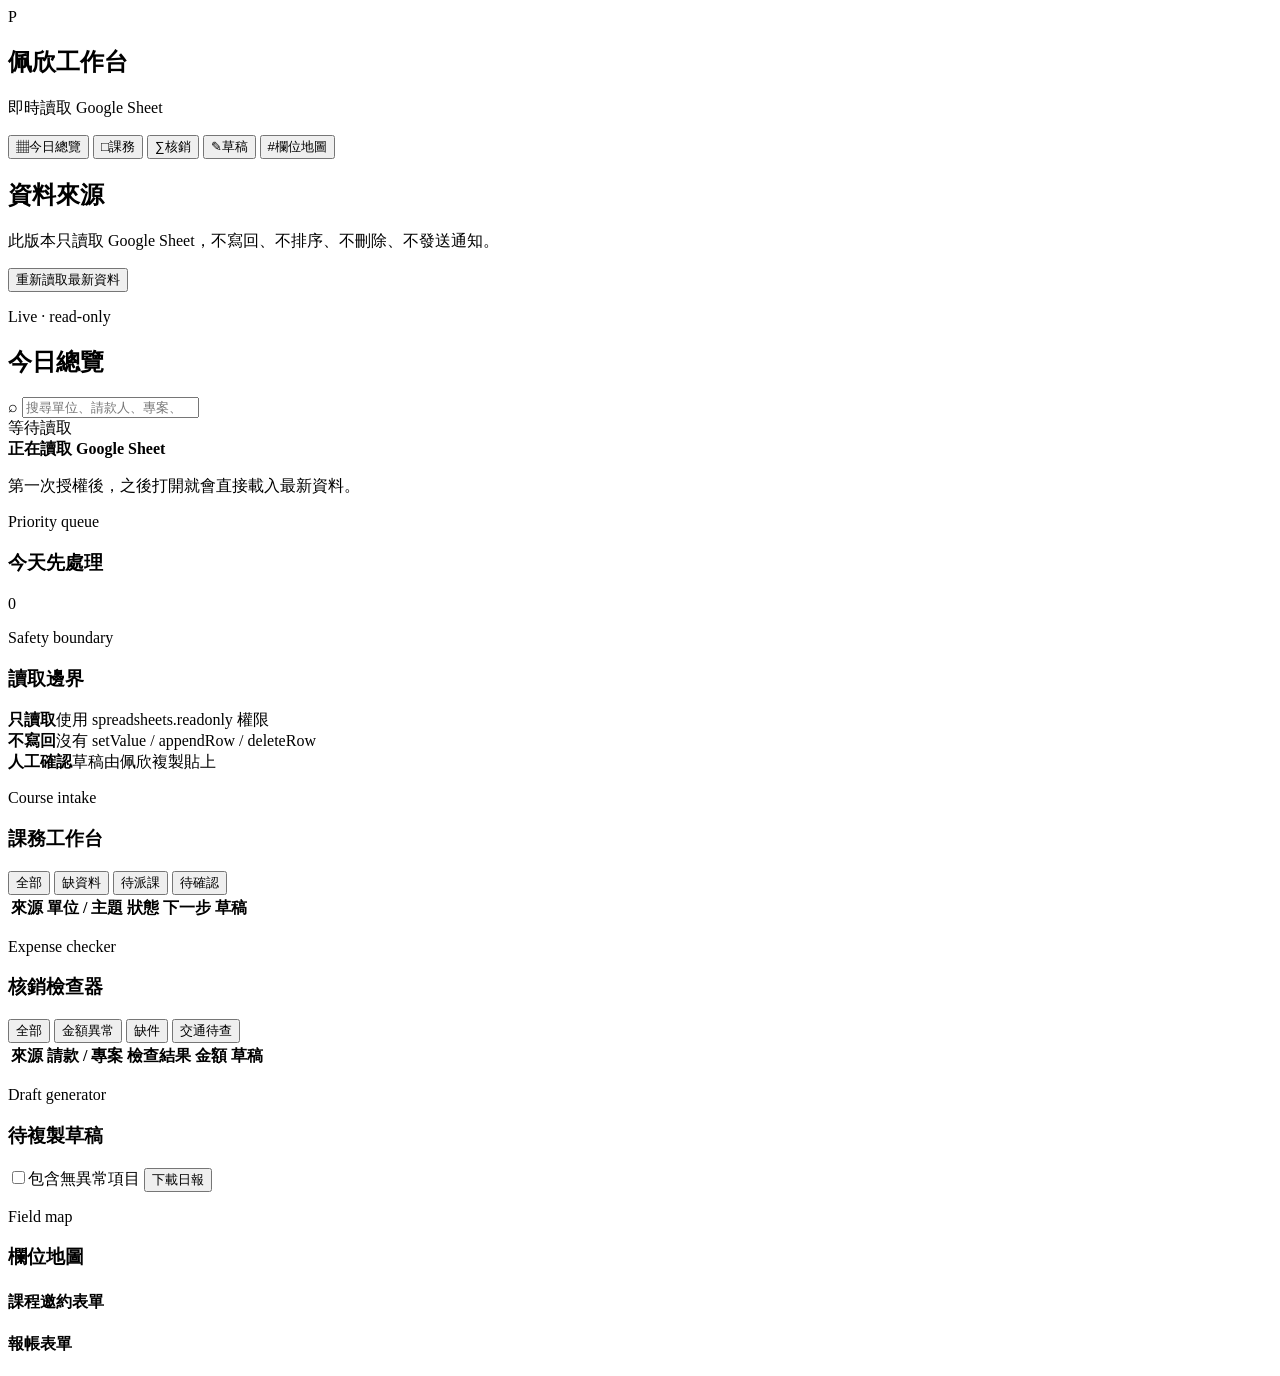
<file: apps-script/Index.html>
<!doctype html>
<html lang="zh-Hant">
  <head>
    <meta charset="utf-8">
    <meta name="robots" content="noindex,nofollow,noarchive">
    <base target="_top">
    <title>佩欣每日工作台</title>
    <?!= include('Styles'); ?>
  </head>
  <body>
    <div class="app-shell">
      <aside class="sidebar" aria-label="主要導覽">
        <div class="brand">
          <div class="brand-mark" aria-hidden="true">P</div>
          <div>
            <h1>佩欣工作台</h1>
            <p>即時讀取 Google Sheet</p>
          </div>
        </div>

        <nav class="nav-tabs" aria-label="工作台分頁">
          <button class="nav-tab is-active" type="button" data-view="dashboard"><span>▦</span>今日總覽</button>
          <button class="nav-tab" type="button" data-view="course"><span>□</span>課務</button>
          <button class="nav-tab" type="button" data-view="expense"><span>∑</span>核銷</button>
          <button class="nav-tab" type="button" data-view="drafts"><span>✎</span>草稿</button>
          <button class="nav-tab" type="button" data-view="dictionary"><span>#</span>欄位地圖</button>
        </nav>

        <section class="source-panel">
          <h2>資料來源</h2>
          <p>此版本只讀取 Google Sheet，不寫回、不排序、不刪除、不發送通知。</p>
          <div id="sheet-source-list" class="sheet-source-list"></div>
          <button id="refresh-button" class="primary-button" type="button">重新讀取最新資料</button>
        </section>
      </aside>

      <main class="main-panel">
        <header class="topbar">
          <div>
            <p class="eyebrow">Live · read-only</p>
            <h2 id="view-title">今日總覽</h2>
          </div>
          <div class="topbar-controls">
            <label class="search-box">
              <span aria-hidden="true">⌕</span>
              <input id="search-input" type="search" placeholder="搜尋單位、請款人、專案、草稿">
            </label>
            <div class="status-pill" id="source-status">等待讀取</div>
          </div>
        </header>

        <section class="loading-state" id="loading-state">
          <div class="loader" aria-hidden="true"></div>
          <strong>正在讀取 Google Sheet</strong>
          <p>第一次授權後，之後打開就會直接載入最新資料。</p>
        </section>

        <section class="view is-active" id="view-dashboard" aria-labelledby="view-title">
          <div class="summary-grid" id="summary-grid"></div>
          <div class="split-layout">
            <section class="work-panel">
              <div class="panel-heading">
                <div>
                  <p class="eyebrow">Priority queue</p>
                  <h3>今天先處理</h3>
                </div>
                <span class="mini-badge" id="priority-count">0</span>
              </div>
              <div class="task-list" id="priority-list"></div>
            </section>
            <section class="work-panel">
              <div class="panel-heading">
                <div>
                  <p class="eyebrow">Safety boundary</p>
                  <h3>讀取邊界</h3>
                </div>
              </div>
              <div class="safety-list">
                <div><strong>只讀取</strong><span>使用 spreadsheets.readonly 權限</span></div>
                <div><strong>不寫回</strong><span>沒有 setValue / appendRow / deleteRow</span></div>
                <div><strong>人工確認</strong><span>草稿由佩欣複製貼上</span></div>
              </div>
            </section>
          </div>
        </section>

        <section class="view" id="view-course">
          <div class="section-head">
            <div>
              <p class="eyebrow">Course intake</p>
              <h3>課務工作台</h3>
            </div>
            <div class="segmented">
              <button class="segment is-active" type="button" data-course-filter="all">全部</button>
              <button class="segment" type="button" data-course-filter="missing">缺資料</button>
              <button class="segment" type="button" data-course-filter="assignment">待派課</button>
              <button class="segment" type="button" data-course-filter="calendar">待確認</button>
            </div>
          </div>
          <div class="table-wrap">
            <table>
              <thead>
                <tr>
                  <th>來源</th>
                  <th>單位 / 主題</th>
                  <th>狀態</th>
                  <th>下一步</th>
                  <th>草稿</th>
                </tr>
              </thead>
              <tbody id="course-table"></tbody>
            </table>
          </div>
        </section>

        <section class="view" id="view-expense">
          <div class="section-head">
            <div>
              <p class="eyebrow">Expense checker</p>
              <h3>核銷檢查器</h3>
            </div>
            <div class="segmented">
              <button class="segment is-active" type="button" data-expense-filter="all">全部</button>
              <button class="segment" type="button" data-expense-filter="mismatch">金額異常</button>
              <button class="segment" type="button" data-expense-filter="missing">缺件</button>
              <button class="segment" type="button" data-expense-filter="travel">交通待查</button>
            </div>
          </div>
          <div class="table-wrap">
            <table>
              <thead>
                <tr>
                  <th>來源</th>
                  <th>請款 / 專案</th>
                  <th>檢查結果</th>
                  <th>金額</th>
                  <th>草稿</th>
                </tr>
              </thead>
              <tbody id="expense-table"></tbody>
            </table>
          </div>
        </section>

        <section class="view" id="view-drafts">
          <div class="section-head">
            <div>
              <p class="eyebrow">Draft generator</p>
              <h3>待複製草稿</h3>
            </div>
            <div class="draft-actions">
              <label class="toggle"><input id="show-ok-drafts" type="checkbox">包含無異常項目</label>
              <button id="export-report" class="secondary-button" type="button">下載日報</button>
            </div>
          </div>
          <div class="draft-grid" id="draft-grid"></div>
        </section>

        <section class="view" id="view-dictionary">
          <div class="section-head">
            <div>
              <p class="eyebrow">Field map</p>
              <h3>欄位地圖</h3>
            </div>
          </div>
          <div class="dictionary-grid">
            <section class="work-panel">
              <h4>課程邀約表單</h4>
              <div class="field-cloud" id="course-fields"></div>
            </section>
            <section class="work-panel">
              <h4>報帳表單</h4>
              <div class="field-cloud" id="expense-fields"></div>
            </section>
          </div>
        </section>
      </main>
    </div>

    <div class="toast" id="toast" role="status" aria-live="polite"></div>
    <?!= include('Client'); ?>
  </body>
</html>
</file>
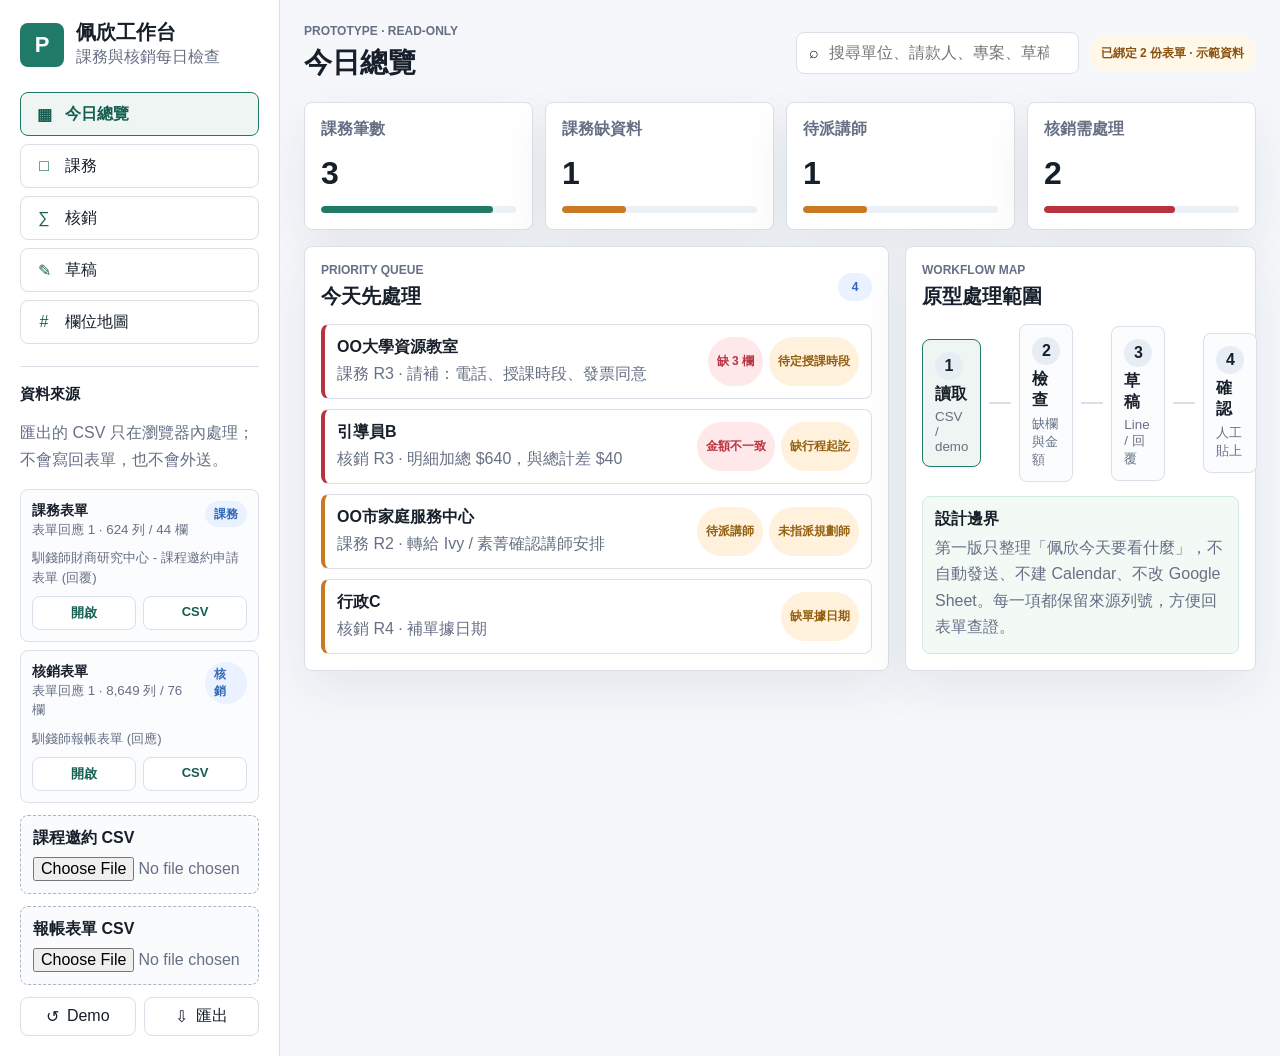
<file: prototype/index.html>
<!doctype html>
<html lang="zh-Hant">
  <head>
    <meta charset="utf-8">
    <meta name="viewport" content="width=device-width, initial-scale=1">
    <meta name="robots" content="noindex,nofollow,noarchive">
    <title>佩欣每日工作台原型</title>
    <link rel="stylesheet" href="./styles.css">
  </head>
  <body>
    <div class="app-shell">
      <aside class="sidebar" aria-label="主要導覽">
        <div class="brand">
          <div class="brand-mark" aria-hidden="true">P</div>
          <div>
            <h1>佩欣工作台</h1>
            <p>課務與核銷每日檢查</p>
          </div>
        </div>

        <nav class="nav-tabs" aria-label="工作台分頁">
          <button class="nav-tab is-active" type="button" data-view="dashboard" title="今日總覽">
            <span class="tab-icon" aria-hidden="true">▦</span>
            今日總覽
          </button>
          <button class="nav-tab" type="button" data-view="course" title="課務工作台">
            <span class="tab-icon" aria-hidden="true">□</span>
            課務
          </button>
          <button class="nav-tab" type="button" data-view="expense" title="核銷檢查器">
            <span class="tab-icon" aria-hidden="true">∑</span>
            核銷
          </button>
          <button class="nav-tab" type="button" data-view="drafts" title="訊息草稿">
            <span class="tab-icon" aria-hidden="true">✎</span>
            草稿
          </button>
          <button class="nav-tab" type="button" data-view="dictionary" title="欄位地圖">
            <span class="tab-icon" aria-hidden="true">#</span>
            欄位地圖
          </button>
        </nav>

        <section class="import-panel" aria-labelledby="import-title">
          <h2 id="import-title">資料來源</h2>
          <p>匯出的 CSV 只在瀏覽器內處理；不會寫回表單，也不會外送。</p>

          <div class="sheet-source-list" id="sheet-source-list" aria-label="已綁定 Google Sheets"></div>

          <label class="file-drop">
            <span>課程邀約 CSV</span>
            <input id="course-file" type="file" accept=".csv,text/csv">
          </label>

          <label class="file-drop">
            <span>報帳表單 CSV</span>
            <input id="expense-file" type="file" accept=".csv,text/csv">
          </label>

          <div class="sidebar-actions">
            <button class="icon-button" id="reset-demo" type="button" title="載入示範資料">
              <span aria-hidden="true">↺</span>
              Demo
            </button>
            <button class="icon-button" id="export-report" type="button" title="下載 Markdown 日報">
              <span aria-hidden="true">⇩</span>
              匯出
            </button>
          </div>
        </section>
      </aside>

      <main class="main-panel">
        <header class="topbar">
          <div>
            <p class="eyebrow">Prototype · read-only</p>
            <h2 id="view-title">今日總覽</h2>
          </div>
          <div class="topbar-controls">
            <label class="search-box">
              <span aria-hidden="true">⌕</span>
              <input id="search-input" type="search" placeholder="搜尋單位、請款人、專案、草稿">
            </label>
            <div class="status-pill" id="source-status">示範資料</div>
          </div>
        </header>

        <section class="view is-active" id="view-dashboard" aria-labelledby="view-title">
          <div class="summary-grid" id="summary-grid"></div>

          <div class="split-layout">
            <section class="work-panel" aria-labelledby="priority-title">
              <div class="panel-heading">
                <div>
                  <p class="eyebrow">Priority queue</p>
                  <h3 id="priority-title">今天先處理</h3>
                </div>
                <span class="mini-badge" id="priority-count">0</span>
              </div>
              <div class="task-list" id="priority-list"></div>
            </section>

            <section class="work-panel" aria-labelledby="flow-title">
              <div class="panel-heading">
                <div>
                  <p class="eyebrow">Workflow map</p>
                  <h3 id="flow-title">原型處理範圍</h3>
                </div>
              </div>
              <div class="workflow-map" aria-label="讀取、檢查、產生草稿、人工確認">
                <div class="flow-node is-current">
                  <span>1</span>
                  <strong>讀取</strong>
                  <small>CSV / demo</small>
                </div>
                <div class="flow-line"></div>
                <div class="flow-node">
                  <span>2</span>
                  <strong>檢查</strong>
                  <small>缺欄與金額</small>
                </div>
                <div class="flow-line"></div>
                <div class="flow-node">
                  <span>3</span>
                  <strong>草稿</strong>
                  <small>Line / 回覆</small>
                </div>
                <div class="flow-line"></div>
                <div class="flow-node">
                  <span>4</span>
                  <strong>確認</strong>
                  <small>人工貼上</small>
                </div>
              </div>
              <div class="insight-box">
                <strong>設計邊界</strong>
                <p>第一版只整理「佩欣今天要看什麼」，不自動發送、不建 Calendar、不改 Google Sheet。每一項都保留來源列號，方便回表單查證。</p>
              </div>
            </section>
          </div>
        </section>

        <section class="view" id="view-course" aria-labelledby="course-title">
          <div class="section-head">
            <div>
              <p class="eyebrow">Course intake</p>
              <h3 id="course-title">課務工作台</h3>
            </div>
            <div class="segmented" role="tablist" aria-label="課務篩選">
              <button class="segment is-active" type="button" data-course-filter="all">全部</button>
              <button class="segment" type="button" data-course-filter="missing">缺資料</button>
              <button class="segment" type="button" data-course-filter="assignment">待派課</button>
              <button class="segment" type="button" data-course-filter="calendar">待確認</button>
            </div>
          </div>
          <div class="table-wrap">
            <table>
              <thead>
                <tr>
                  <th>來源</th>
                  <th>單位 / 主題</th>
                  <th>狀態</th>
                  <th>下一步</th>
                  <th>草稿</th>
                </tr>
              </thead>
              <tbody id="course-table"></tbody>
            </table>
          </div>
        </section>

        <section class="view" id="view-expense" aria-labelledby="expense-title">
          <div class="section-head">
            <div>
              <p class="eyebrow">Expense checker</p>
              <h3 id="expense-title">核銷檢查器</h3>
            </div>
            <div class="segmented" role="tablist" aria-label="核銷篩選">
              <button class="segment is-active" type="button" data-expense-filter="all">全部</button>
              <button class="segment" type="button" data-expense-filter="mismatch">金額異常</button>
              <button class="segment" type="button" data-expense-filter="missing">缺件</button>
              <button class="segment" type="button" data-expense-filter="travel">交通待查</button>
            </div>
          </div>
          <div class="table-wrap">
            <table>
              <thead>
                <tr>
                  <th>來源</th>
                  <th>請款 / 專案</th>
                  <th>檢查結果</th>
                  <th>金額</th>
                  <th>草稿</th>
                </tr>
              </thead>
              <tbody id="expense-table"></tbody>
            </table>
          </div>
        </section>

        <section class="view" id="view-drafts" aria-labelledby="drafts-title">
          <div class="section-head">
            <div>
              <p class="eyebrow">Draft generator</p>
              <h3 id="drafts-title">待複製草稿</h3>
            </div>
            <label class="toggle">
              <input id="show-ok-drafts" type="checkbox">
              <span>包含無異常項目</span>
            </label>
          </div>
          <div class="draft-grid" id="draft-grid"></div>
        </section>

        <section class="view" id="view-dictionary" aria-labelledby="dictionary-title">
          <div class="section-head">
            <div>
              <p class="eyebrow">Field map</p>
              <h3 id="dictionary-title">欄位地圖</h3>
            </div>
          </div>
          <div class="dictionary-grid">
            <section class="work-panel">
              <h4>課程邀約表單</h4>
              <div class="field-cloud" id="course-fields"></div>
            </section>
            <section class="work-panel">
              <h4>報帳表單</h4>
              <div class="field-cloud" id="expense-fields"></div>
            </section>
          </div>
        </section>
      </main>
    </div>

    <div class="toast" id="toast" role="status" aria-live="polite"></div>
    <script src="./app.js"></script>
  </body>
</html>
</file>
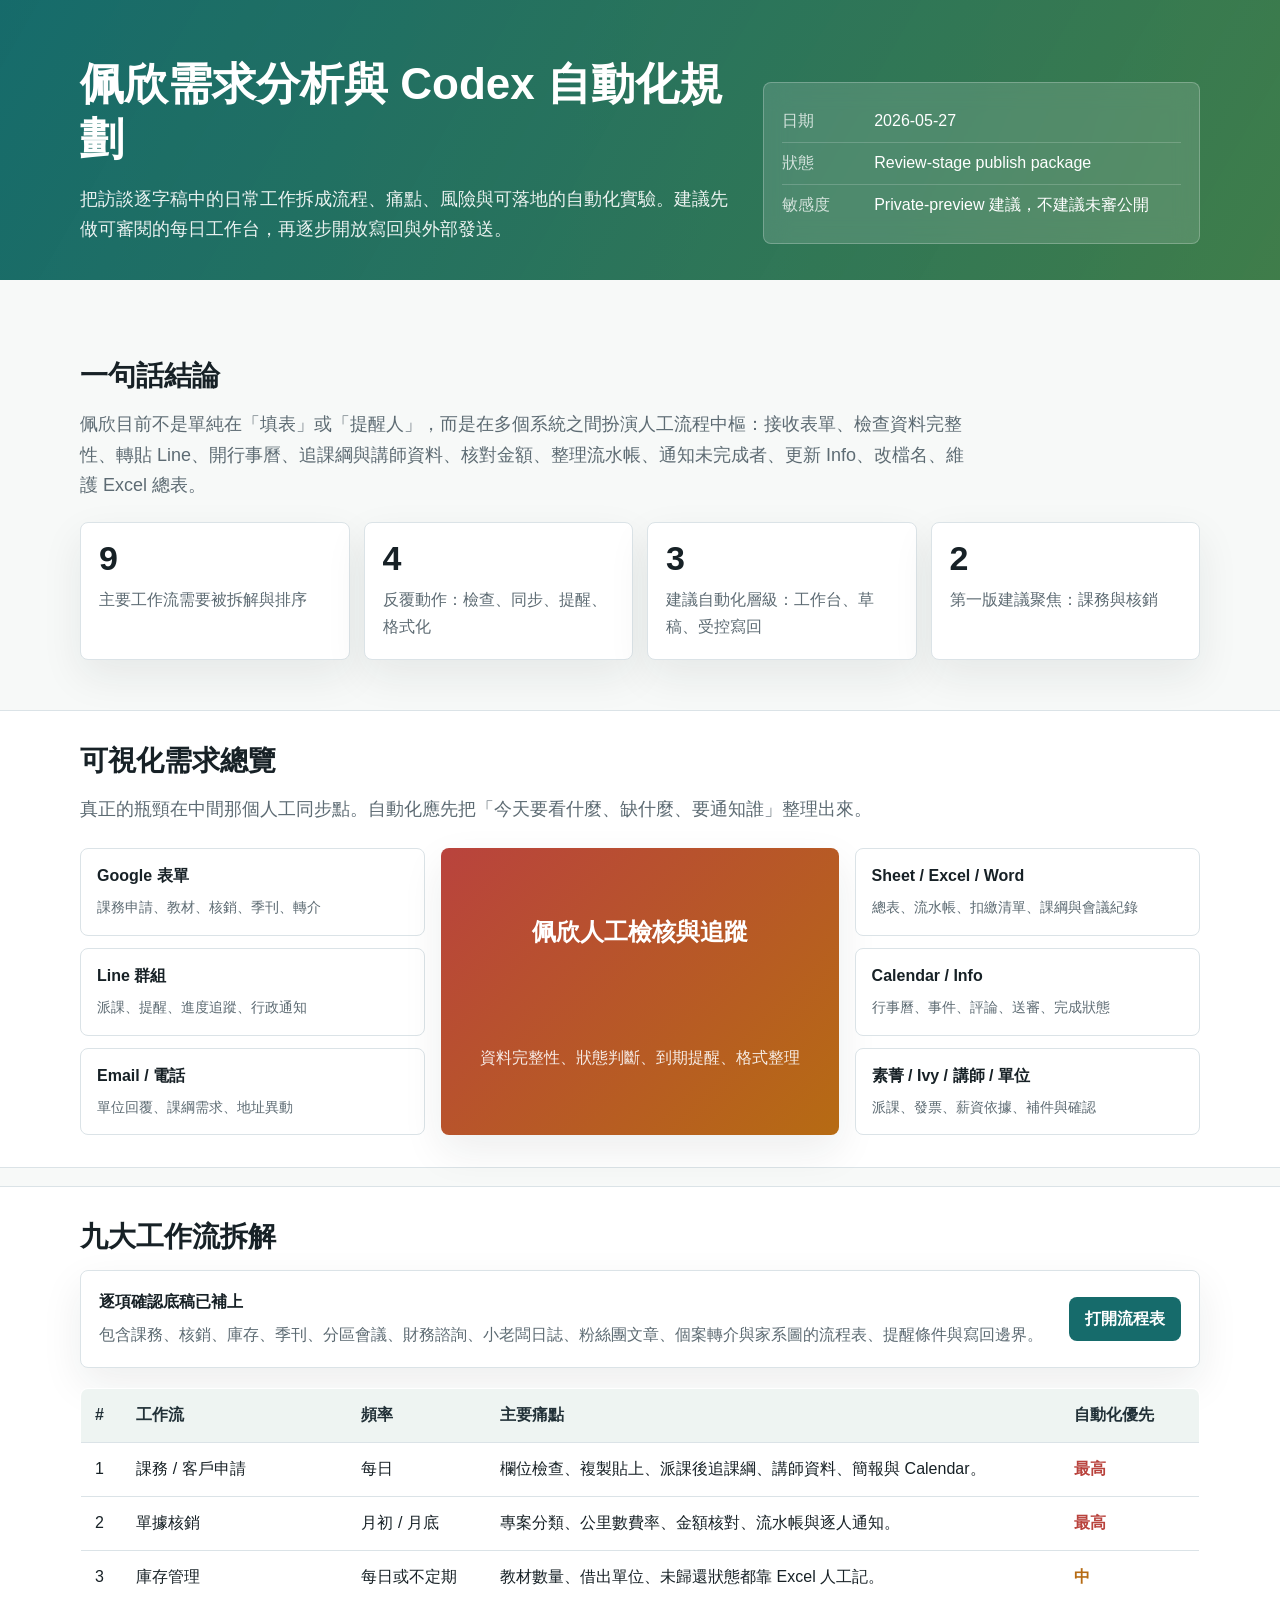
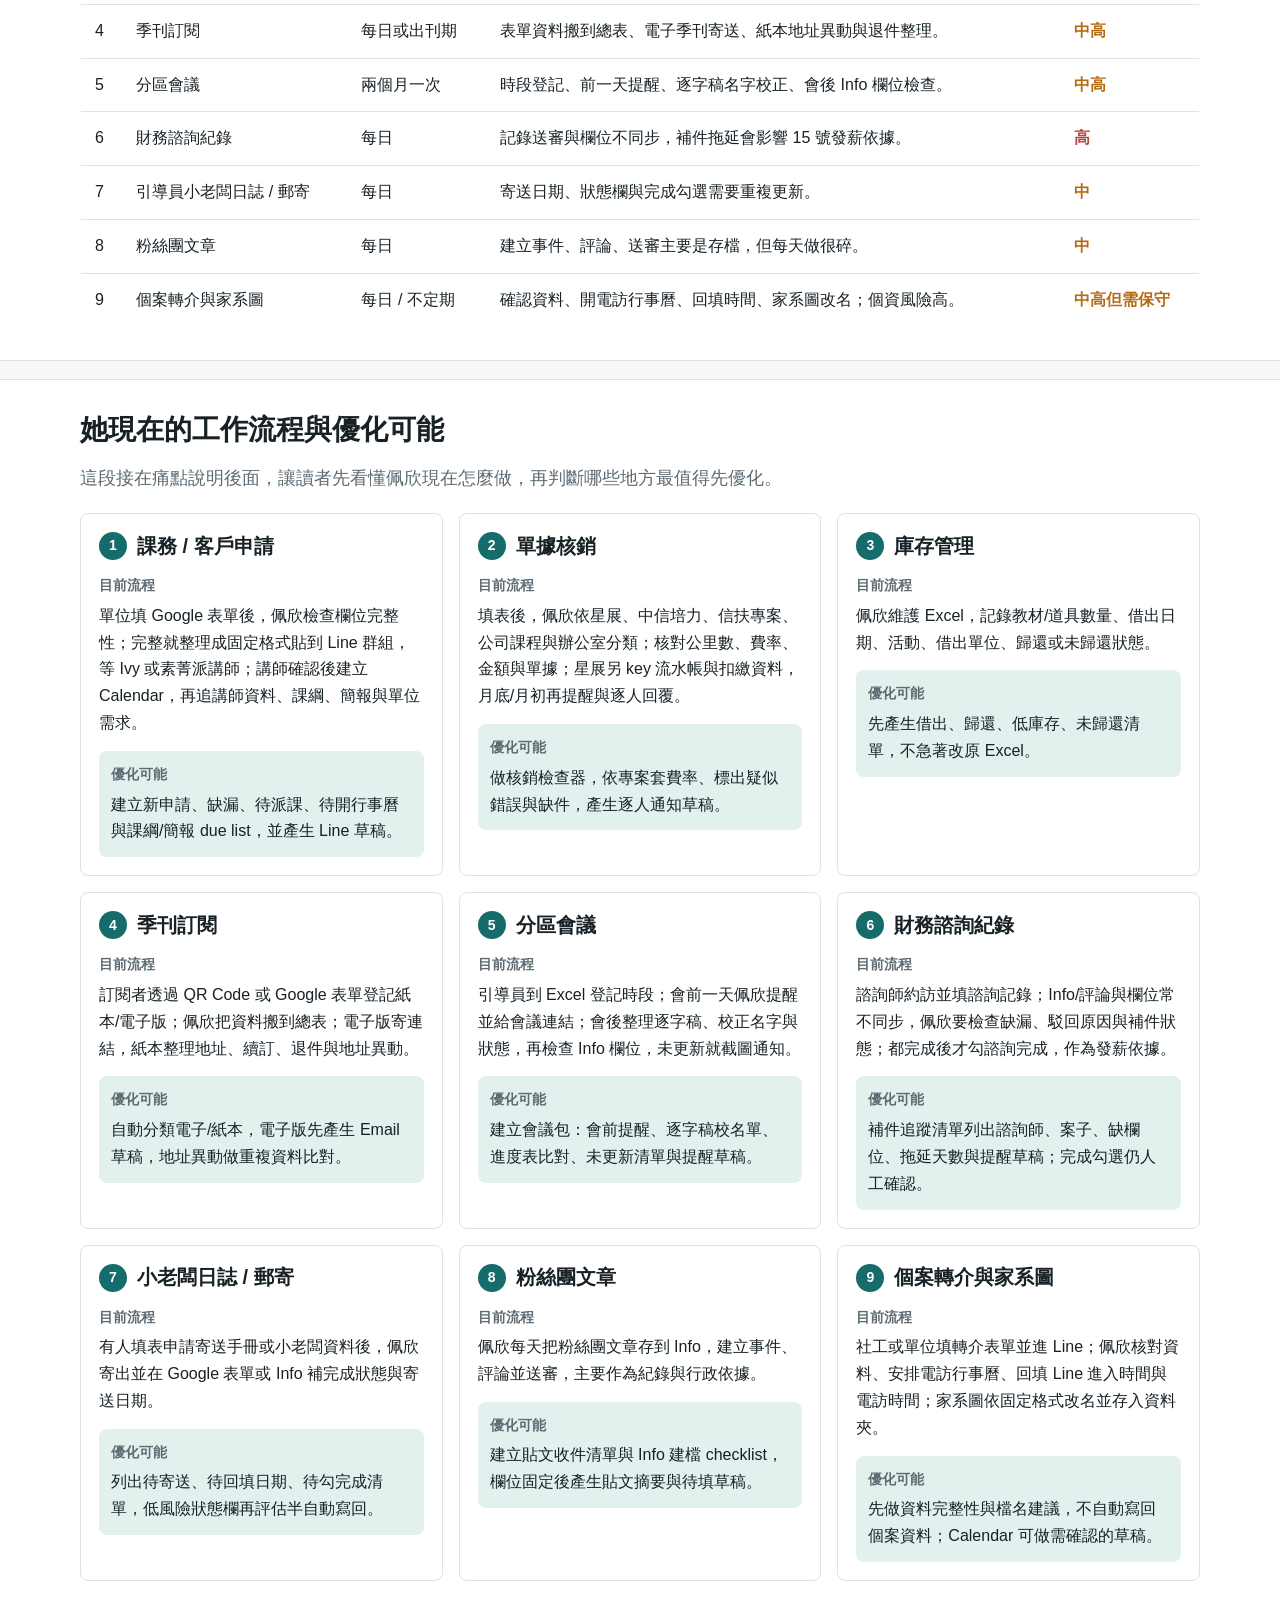
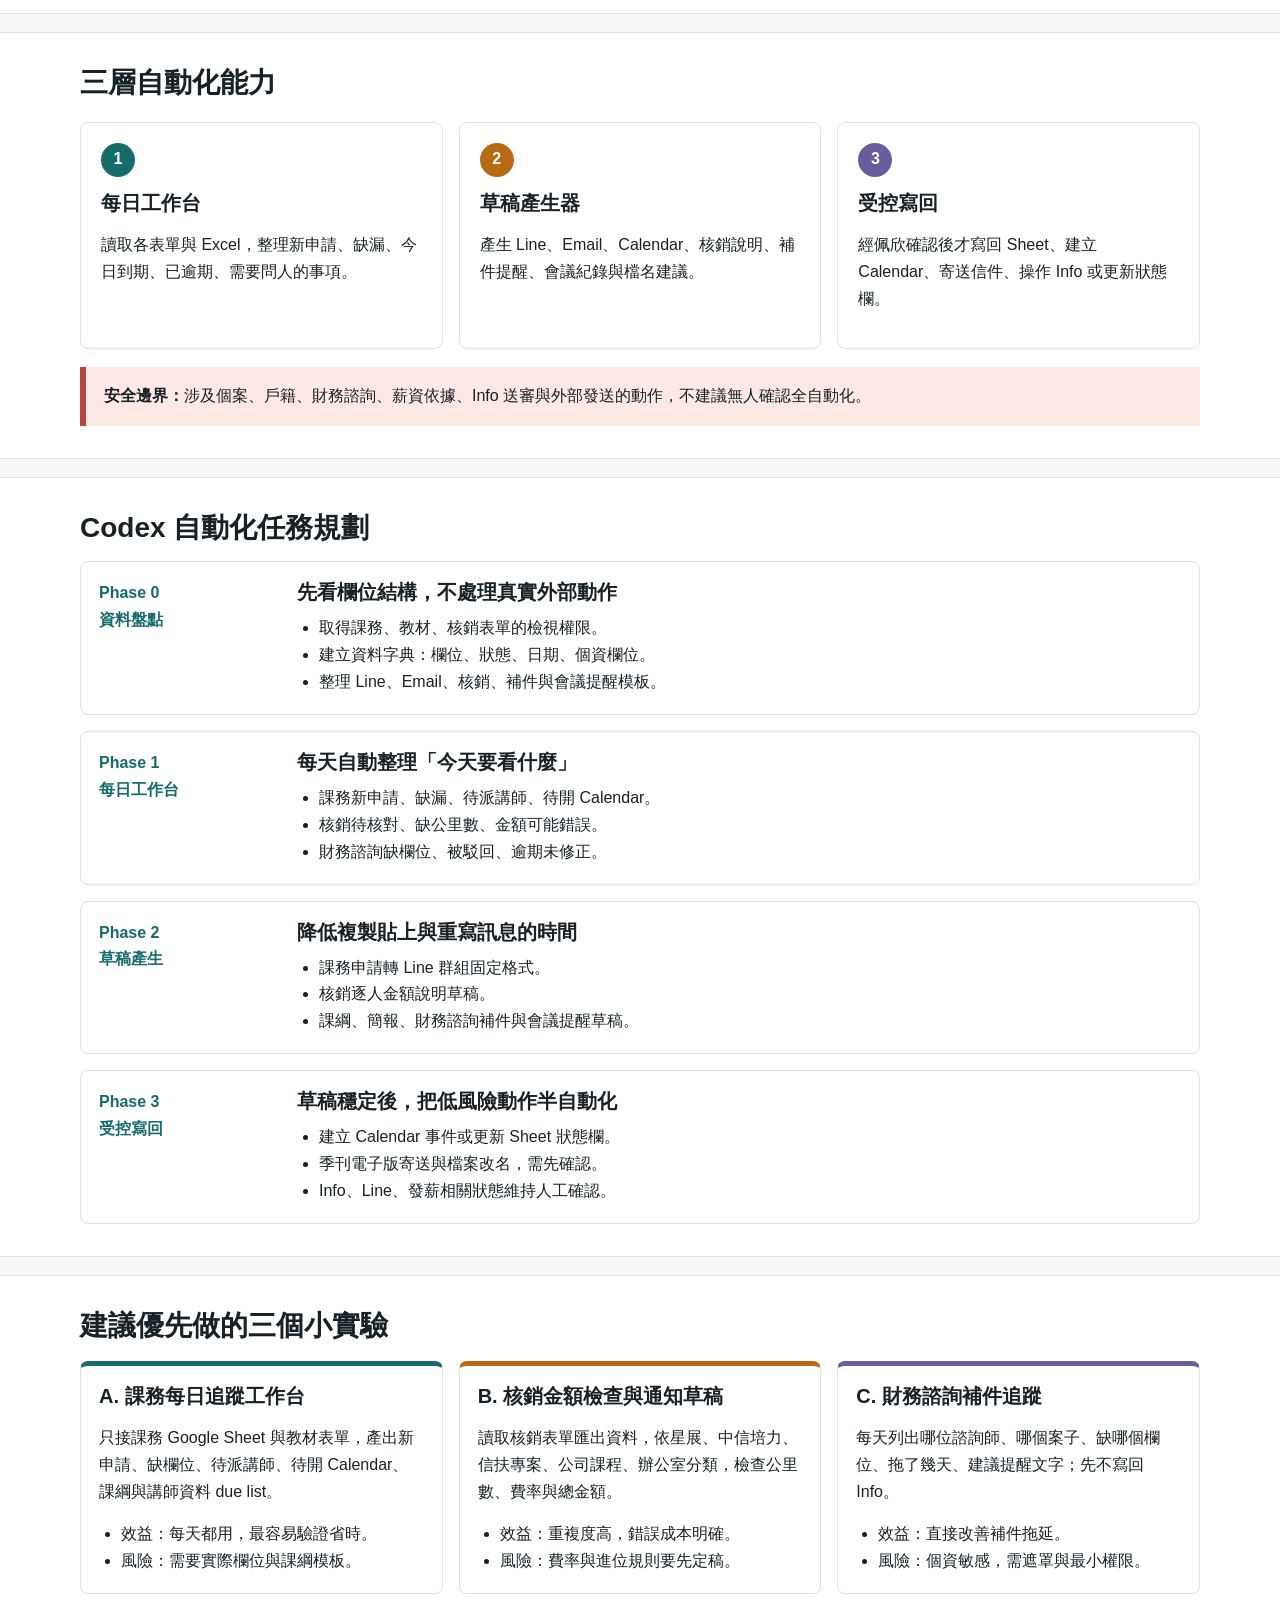
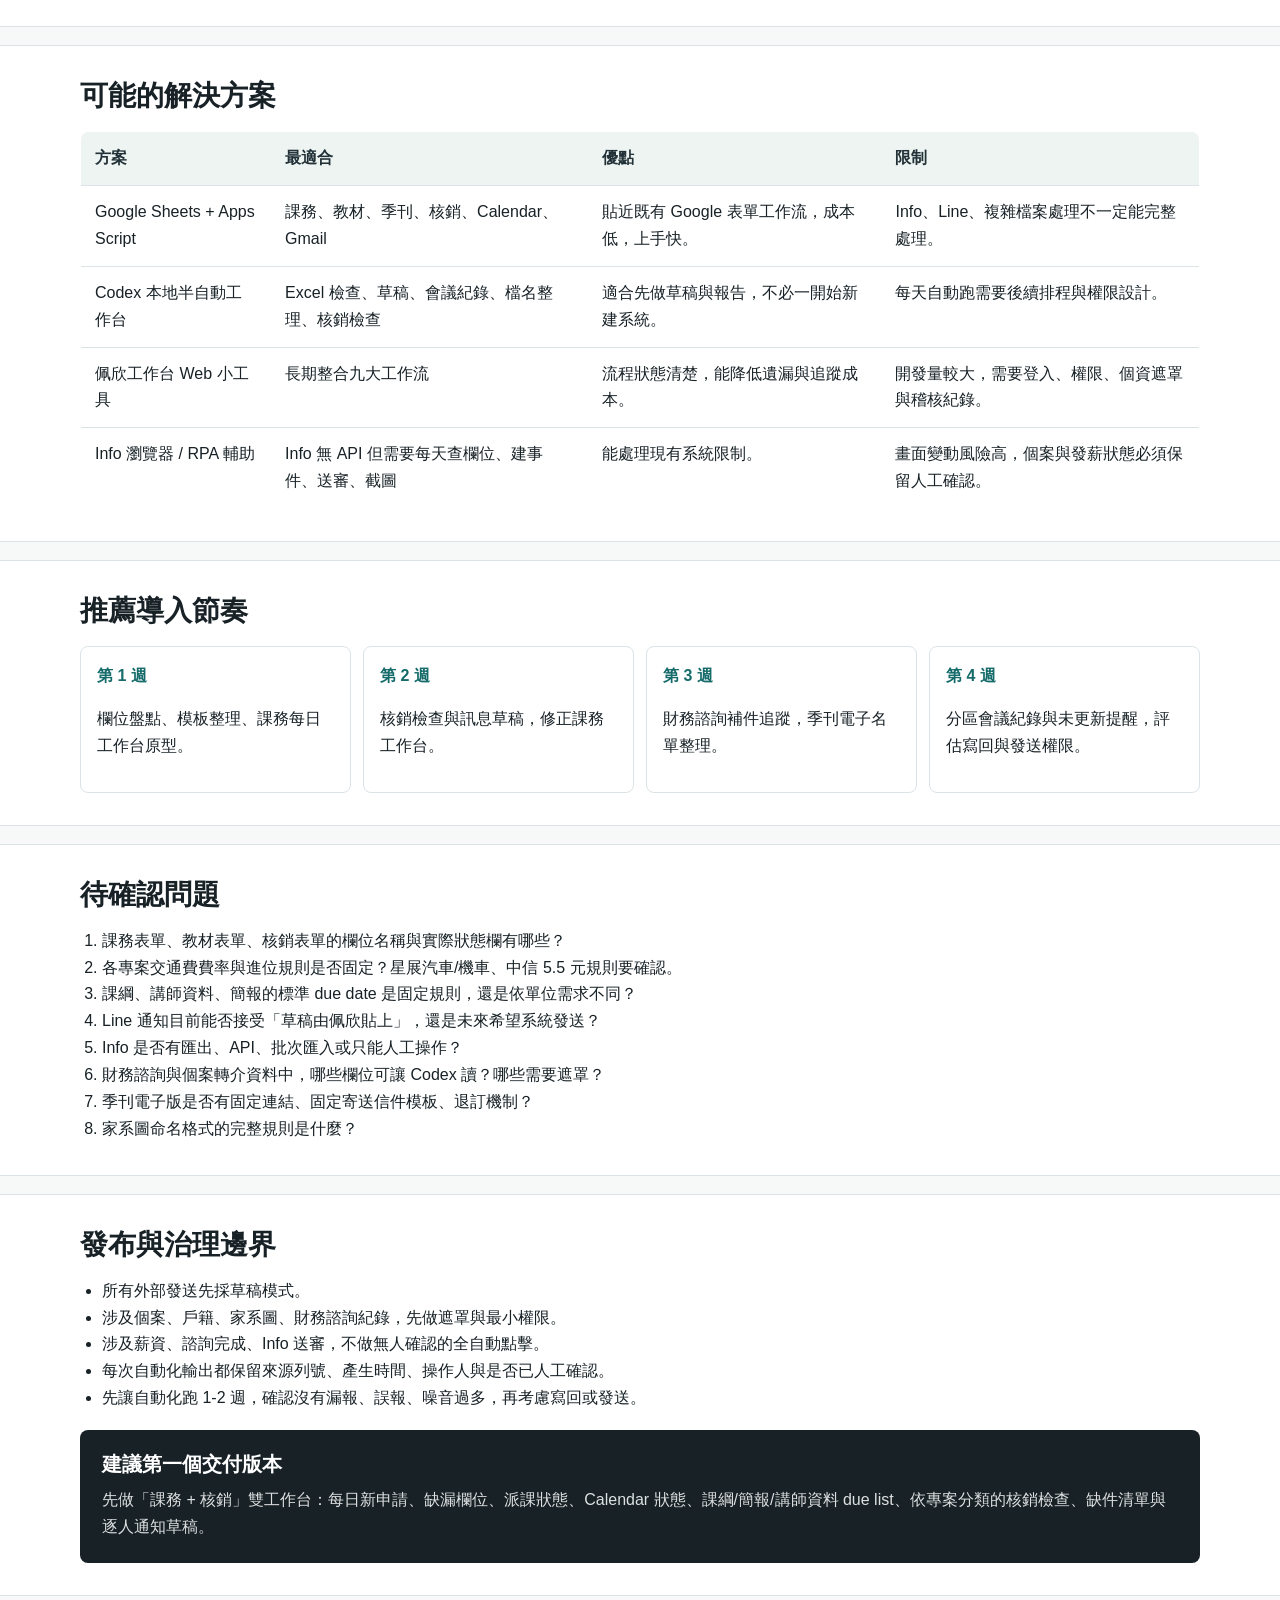
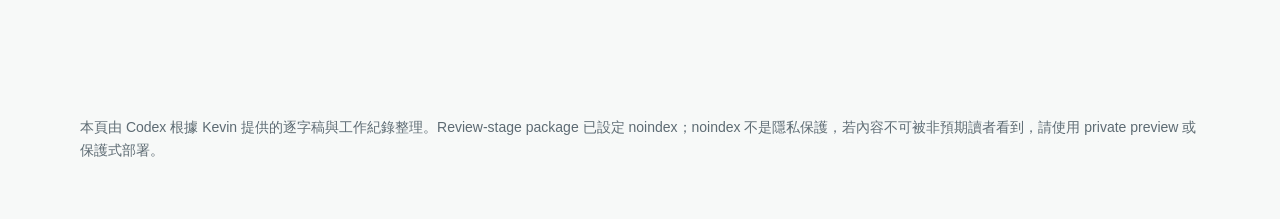
<file: publish-ready/index.html>
<!doctype html>
<html lang="zh-Hant">
  <head>
    <meta charset="utf-8">
    <meta name="viewport" content="width=device-width, initial-scale=1">
    <meta name="robots" content="noindex,nofollow,noarchive">
    <title>佩欣需求分析與 Codex 自動化規劃</title>
    <style>
      :root {
        color-scheme: light;
        --ink: #172126;
        --muted: #5d6b73;
        --line: #dbe3e7;
        --bg: #f7f9f8;
        --paper: #ffffff;
        --teal: #166b6b;
        --green: #3f7d4a;
        --amber: #b66b13;
        --red: #b9433d;
        --violet: #695c9d;
        --soft-teal: #e2f0ee;
        --soft-green: #e7f2e4;
        --soft-amber: #fff1dc;
        --soft-red: #fde8e6;
        --soft-violet: #ebe8f6;
        --shadow: 0 16px 42px rgba(23, 33, 38, 0.08);
      }

      * {
        box-sizing: border-box;
      }

      body {
        margin: 0;
        background: var(--bg);
        color: var(--ink);
        font-family: "Noto Sans TC", "Microsoft JhengHei", "PingFang TC", Arial, sans-serif;
        font-size: 16px;
        line-height: 1.68;
      }

      a {
        color: var(--teal);
      }

      .page {
        min-height: 100vh;
      }

      .hero {
        background:
          linear-gradient(120deg, rgba(22, 107, 107, 0.95), rgba(63, 125, 74, 0.88)),
          linear-gradient(90deg, #166b6b, #3f7d4a);
        color: #fff;
        padding: 56px 24px 36px;
      }

      .wrap {
        width: min(1120px, calc(100% - 32px));
        margin: 0 auto;
      }

      .hero-grid {
        display: grid;
        grid-template-columns: minmax(0, 1.2fr) minmax(280px, 0.8fr);
        gap: 28px;
        align-items: end;
      }

      h1,
      h2,
      h3 {
        line-height: 1.25;
        margin: 0;
        letter-spacing: 0;
      }

      h1 {
        max-width: 820px;
        font-size: 44px;
        font-weight: 800;
      }

      h2 {
        font-size: 28px;
        margin-bottom: 16px;
      }

      h3 {
        font-size: 20px;
        margin-bottom: 10px;
      }

      .hero p {
        max-width: 800px;
        margin: 18px 0 0;
        color: rgba(255, 255, 255, 0.9);
        font-size: 18px;
      }

      .meta-panel {
        background: rgba(255, 255, 255, 0.14);
        border: 1px solid rgba(255, 255, 255, 0.24);
        border-radius: 8px;
        padding: 18px;
        backdrop-filter: blur(12px);
      }

      .meta-row {
        display: grid;
        grid-template-columns: 82px 1fr;
        gap: 10px;
        padding: 7px 0;
        border-bottom: 1px solid rgba(255, 255, 255, 0.18);
      }

      .meta-row:last-child {
        border-bottom: 0;
      }

      .meta-label {
        color: rgba(255, 255, 255, 0.76);
      }

      main {
        padding: 28px 0 64px;
      }

      section {
        background: var(--paper);
        border-top: 1px solid var(--line);
        border-bottom: 1px solid var(--line);
        padding: 32px 0;
        margin: 18px 0;
      }

      section.plain {
        background: transparent;
        border: 0;
      }

      .lead {
        max-width: 900px;
        color: var(--muted);
        font-size: 18px;
        margin: 0 0 18px;
      }

      .reference-panel {
        display: grid;
        grid-template-columns: minmax(0, 1fr) auto;
        gap: 16px;
        align-items: center;
        border: 1px solid var(--line);
        border-radius: 8px;
        background: #fff;
        padding: 18px;
        margin: 0 0 20px;
        box-shadow: var(--shadow);
      }

      .reference-panel b {
        display: block;
        color: var(--ink);
        margin-bottom: 6px;
      }

      .reference-panel p {
        margin: 0;
        color: var(--muted);
      }

      .reference-panel a {
        display: inline-flex;
        align-items: center;
        justify-content: center;
        min-height: 44px;
        border-radius: 8px;
        background: var(--teal);
        color: #fff;
        padding: 0 16px;
        font-weight: 800;
        text-decoration: none;
        white-space: nowrap;
      }

      .reference-panel a:focus-visible {
        outline: 3px solid rgba(30, 107, 110, 0.3);
        outline-offset: 3px;
      }

      .summary-grid {
        display: grid;
        grid-template-columns: repeat(4, minmax(0, 1fr));
        gap: 14px;
        margin-top: 22px;
      }

      .metric {
        min-height: 132px;
        border: 1px solid var(--line);
        border-radius: 8px;
        background: #fff;
        padding: 18px;
        box-shadow: var(--shadow);
      }

      .metric strong {
        display: block;
        font-size: 34px;
        line-height: 1;
        margin-bottom: 12px;
      }

      .metric span {
        color: var(--muted);
      }

      .system-map {
        display: grid;
        grid-template-columns: 1fr 1.15fr 1fr;
        gap: 16px;
        align-items: stretch;
        margin-top: 24px;
      }

      .map-col {
        display: grid;
        gap: 12px;
      }

      .map-node {
        border: 1px solid var(--line);
        border-radius: 8px;
        background: #fff;
        padding: 14px 16px;
        min-height: 72px;
      }

      .map-node b {
        display: block;
        margin-bottom: 4px;
      }

      .map-node span {
        color: var(--muted);
        font-size: 14px;
      }

      .map-center {
        display: grid;
        place-items: center;
        min-height: 100%;
        border-radius: 8px;
        padding: 22px;
        color: #fff;
        background: linear-gradient(135deg, var(--red), var(--amber));
        box-shadow: var(--shadow);
      }

      .map-center b {
        display: block;
        font-size: 24px;
        text-align: center;
      }

      .map-center span {
        display: block;
        margin-top: 8px;
        color: rgba(255, 255, 255, 0.88);
        text-align: center;
      }

      .flow-table,
      .solution-table {
        width: 100%;
        border-collapse: collapse;
        margin-top: 18px;
        background: #fff;
        border: 1px solid var(--line);
        border-radius: 8px;
        overflow: hidden;
      }

      th,
      td {
        padding: 13px 14px;
        text-align: left;
        vertical-align: top;
        border-bottom: 1px solid var(--line);
      }

      th {
        background: #eef4f2;
        color: #223138;
        font-weight: 700;
      }

      tr:last-child td {
        border-bottom: 0;
      }

      .priority-high {
        color: var(--red);
        font-weight: 700;
      }

      .priority-mid {
        color: var(--amber);
        font-weight: 700;
      }

      .priority-low {
        color: var(--green);
        font-weight: 700;
      }

      .workflow-detail-grid {
        display: grid;
        grid-template-columns: repeat(3, minmax(0, 1fr));
        gap: 16px;
        margin-top: 20px;
      }

      .workflow-detail {
        border: 1px solid var(--line);
        border-radius: 8px;
        background: #fff;
        padding: 18px;
        min-height: 100%;
      }

      .workflow-detail h3 {
        display: flex;
        gap: 10px;
        align-items: center;
      }

      .workflow-number {
        display: inline-grid;
        place-items: center;
        width: 28px;
        height: 28px;
        flex: 0 0 28px;
        border-radius: 50%;
        color: #fff;
        background: var(--teal);
        font-size: 14px;
        font-weight: 800;
      }

      .workflow-block {
        margin-top: 14px;
      }

      .workflow-block b {
        display: block;
        color: var(--muted);
        font-size: 14px;
        margin-bottom: 5px;
      }

      .workflow-block p {
        margin: 0;
      }

      .workflow-block.optimization {
        padding: 12px;
        border-radius: 8px;
        background: var(--soft-teal);
      }

      .layer-diagram {
        display: grid;
        grid-template-columns: repeat(3, minmax(0, 1fr));
        gap: 16px;
        margin: 22px 0 0;
      }

      .layer {
        border: 1px solid var(--line);
        border-radius: 8px;
        background: #fff;
        padding: 20px;
        position: relative;
      }

      .layer::before {
        content: attr(data-step);
        display: inline-grid;
        place-items: center;
        width: 34px;
        height: 34px;
        margin-bottom: 14px;
        border-radius: 50%;
        color: #fff;
        background: var(--teal);
        font-weight: 800;
      }

      .layer:nth-child(2)::before {
        background: var(--amber);
      }

      .layer:nth-child(3)::before {
        background: var(--violet);
      }

      .phase-list {
        display: grid;
        gap: 16px;
      }

      .phase {
        display: grid;
        grid-template-columns: 180px 1fr;
        gap: 18px;
        border: 1px solid var(--line);
        border-radius: 8px;
        background: #fff;
        padding: 18px;
      }

      .phase-label {
        font-weight: 800;
        color: var(--teal);
      }

      .phase ul,
      .experiment ul,
      .question-list,
      .guardrails {
        margin: 8px 0 0;
        padding-left: 22px;
      }

      .experiment-grid {
        display: grid;
        grid-template-columns: repeat(3, minmax(0, 1fr));
        gap: 16px;
        margin-top: 18px;
      }

      .experiment {
        border: 1px solid var(--line);
        border-radius: 8px;
        background: #fff;
        padding: 18px;
        min-height: 100%;
      }

      .experiment:nth-child(1) {
        border-top: 5px solid var(--teal);
      }

      .experiment:nth-child(2) {
        border-top: 5px solid var(--amber);
      }

      .experiment:nth-child(3) {
        border-top: 5px solid var(--violet);
      }

      .timeline {
        display: grid;
        grid-template-columns: repeat(4, minmax(0, 1fr));
        gap: 12px;
        margin-top: 18px;
      }

      .week {
        border: 1px solid var(--line);
        border-radius: 8px;
        background: #fff;
        padding: 16px;
      }

      .week b {
        display: block;
        color: var(--teal);
        margin-bottom: 8px;
      }

      .callout {
        border-left: 6px solid var(--red);
        background: var(--soft-red);
        padding: 16px 18px;
        margin: 18px 0 0;
      }

      .next-box {
        background: #172126;
        color: #fff;
        border-radius: 8px;
        padding: 22px;
        margin-top: 18px;
      }

      .next-box p {
        margin: 0;
        color: rgba(255, 255, 255, 0.86);
      }

      .footer {
        color: var(--muted);
        padding: 24px 0 42px;
        font-size: 14px;
      }

      @media (max-width: 920px) {
        .hero-grid,
        .system-map,
        .layer-diagram,
        .workflow-detail-grid,
        .experiment-grid,
        .timeline {
          grid-template-columns: 1fr;
        }

        .summary-grid {
          grid-template-columns: repeat(2, minmax(0, 1fr));
        }

        .phase {
          grid-template-columns: 1fr;
        }

        h1 {
          font-size: 34px;
        }

        table,
        thead,
        tbody,
        th,
        td,
        tr {
          display: block;
        }

        thead {
          display: none;
        }

        tr {
          border-bottom: 1px solid var(--line);
        }

        td {
          border-bottom: 0;
          padding: 10px 14px;
        }

        td::before {
          content: attr(data-label);
          display: block;
          color: var(--muted);
          font-size: 13px;
          font-weight: 700;
          margin-bottom: 2px;
        }
      }

      @media (max-width: 560px) {
        .hero {
          padding: 38px 0 28px;
        }

        .wrap {
          width: min(100% - 24px, 1120px);
        }

        .summary-grid {
          grid-template-columns: 1fr;
        }

        .reference-panel {
          grid-template-columns: 1fr;
        }

        .reference-panel a {
          width: 100%;
        }

        h1 {
          font-size: 29px;
        }

        h2 {
          font-size: 24px;
        }

        .hero p,
        .lead {
          font-size: 16px;
        }
      }
    </style>
  </head>
  <body>
    <div class="page">
      <header class="hero">
        <div class="wrap hero-grid">
          <div>
            <h1>佩欣需求分析與 Codex 自動化規劃</h1>
            <p>把訪談逐字稿中的日常工作拆成流程、痛點、風險與可落地的自動化實驗。建議先做可審閱的每日工作台，再逐步開放寫回與外部發送。</p>
          </div>
          <aside class="meta-panel" aria-label="報告資訊">
            <div class="meta-row">
              <span class="meta-label">日期</span>
              <span>2026-05-27</span>
            </div>
            <div class="meta-row">
              <span class="meta-label">狀態</span>
              <span>Review-stage publish package</span>
            </div>
            <div class="meta-row">
              <span class="meta-label">敏感度</span>
              <span>Private-preview 建議，不建議未審公開</span>
            </div>
          </aside>
        </div>
      </header>

      <main>
        <section class="plain">
          <div class="wrap">
            <h2>一句話結論</h2>
            <p class="lead">佩欣目前不是單純在「填表」或「提醒人」，而是在多個系統之間扮演人工流程中樞：接收表單、檢查資料完整性、轉貼 Line、開行事曆、追課綱與講師資料、核對金額、整理流水帳、通知未完成者、更新 Info、改檔名、維護 Excel 總表。</p>
            <div class="summary-grid" aria-label="關鍵摘要">
              <div class="metric">
                <strong>9</strong>
                <span>主要工作流需要被拆解與排序</span>
              </div>
              <div class="metric">
                <strong>4</strong>
                <span>反覆動作：檢查、同步、提醒、格式化</span>
              </div>
              <div class="metric">
                <strong>3</strong>
                <span>建議自動化層級：工作台、草稿、受控寫回</span>
              </div>
              <div class="metric">
                <strong>2</strong>
                <span>第一版建議聚焦：課務與核銷</span>
              </div>
            </div>
          </div>
        </section>

        <section>
          <div class="wrap">
            <h2>可視化需求總覽</h2>
            <p class="lead">真正的瓶頸在中間那個人工同步點。自動化應先把「今天要看什麼、缺什麼、要通知誰」整理出來。</p>
            <div class="system-map" aria-label="跨系統工作流地圖">
              <div class="map-col">
                <div class="map-node"><b>Google 表單</b><span>課務申請、教材、核銷、季刊、轉介</span></div>
                <div class="map-node"><b>Line 群組</b><span>派課、提醒、進度追蹤、行政通知</span></div>
                <div class="map-node"><b>Email / 電話</b><span>單位回覆、課綱需求、地址異動</span></div>
              </div>
              <div class="map-center">
                <b>佩欣人工檢核與追蹤</b>
                <span>資料完整性、狀態判斷、到期提醒、格式整理</span>
              </div>
              <div class="map-col">
                <div class="map-node"><b>Sheet / Excel / Word</b><span>總表、流水帳、扣繳清單、課綱與會議紀錄</span></div>
                <div class="map-node"><b>Calendar / Info</b><span>行事曆、事件、評論、送審、完成狀態</span></div>
                <div class="map-node"><b>素菁 / Ivy / 講師 / 單位</b><span>派課、發票、薪資依據、補件與確認</span></div>
              </div>
            </div>
          </div>
        </section>

        <section>
          <div class="wrap">
            <h2>九大工作流拆解</h2>
            <div class="reference-panel" aria-label="九大流程表底稿">
              <div>
                <b>逐項確認底稿已補上</b>
                <p>包含課務、核銷、庫存、季刊、分區會議、財務諮詢、小老闆日誌、粉絲團文章、個案轉介與家系圖的流程表、提醒條件與寫回邊界。</p>
              </div>
              <a href="reports/peixin-workflow-flowcharts/">打開流程表</a>
            </div>
            <table class="flow-table">
              <thead>
                <tr>
                  <th>#</th>
                  <th>工作流</th>
                  <th>頻率</th>
                  <th>主要痛點</th>
                  <th>自動化優先</th>
                </tr>
              </thead>
              <tbody>
                <tr>
                  <td data-label="#">1</td>
                  <td data-label="工作流">課務 / 客戶申請</td>
                  <td data-label="頻率">每日</td>
                  <td data-label="主要痛點">欄位檢查、複製貼上、派課後追課綱、講師資料、簡報與 Calendar。</td>
                  <td data-label="自動化優先" class="priority-high">最高</td>
                </tr>
                <tr>
                  <td data-label="#">2</td>
                  <td data-label="工作流">單據核銷</td>
                  <td data-label="頻率">月初 / 月底</td>
                  <td data-label="主要痛點">專案分類、公里數費率、金額核對、流水帳與逐人通知。</td>
                  <td data-label="自動化優先" class="priority-high">最高</td>
                </tr>
                <tr>
                  <td data-label="#">3</td>
                  <td data-label="工作流">庫存管理</td>
                  <td data-label="頻率">每日或不定期</td>
                  <td data-label="主要痛點">教材數量、借出單位、未歸還狀態都靠 Excel 人工記。</td>
                  <td data-label="自動化優先" class="priority-mid">中</td>
                </tr>
                <tr>
                  <td data-label="#">4</td>
                  <td data-label="工作流">季刊訂閱</td>
                  <td data-label="頻率">每日或出刊期</td>
                  <td data-label="主要痛點">表單資料搬到總表、電子季刊寄送、紙本地址異動與退件整理。</td>
                  <td data-label="自動化優先" class="priority-mid">中高</td>
                </tr>
                <tr>
                  <td data-label="#">5</td>
                  <td data-label="工作流">分區會議</td>
                  <td data-label="頻率">兩個月一次</td>
                  <td data-label="主要痛點">時段登記、前一天提醒、逐字稿名字校正、會後 Info 欄位檢查。</td>
                  <td data-label="自動化優先" class="priority-mid">中高</td>
                </tr>
                <tr>
                  <td data-label="#">6</td>
                  <td data-label="工作流">財務諮詢紀錄</td>
                  <td data-label="頻率">每日</td>
                  <td data-label="主要痛點">記錄送審與欄位不同步，補件拖延會影響 15 號發薪依據。</td>
                  <td data-label="自動化優先" class="priority-high">高</td>
                </tr>
                <tr>
                  <td data-label="#">7</td>
                  <td data-label="工作流">引導員小老闆日誌 / 郵寄</td>
                  <td data-label="頻率">每日</td>
                  <td data-label="主要痛點">寄送日期、狀態欄與完成勾選需要重複更新。</td>
                  <td data-label="自動化優先" class="priority-mid">中</td>
                </tr>
                <tr>
                  <td data-label="#">8</td>
                  <td data-label="工作流">粉絲團文章</td>
                  <td data-label="頻率">每日</td>
                  <td data-label="主要痛點">建立事件、評論、送審主要是存檔，但每天做很碎。</td>
                  <td data-label="自動化優先" class="priority-mid">中</td>
                </tr>
                <tr>
                  <td data-label="#">9</td>
                  <td data-label="工作流">個案轉介與家系圖</td>
                  <td data-label="頻率">每日 / 不定期</td>
                  <td data-label="主要痛點">確認資料、開電訪行事曆、回填時間、家系圖改名；個資風險高。</td>
                  <td data-label="自動化優先" class="priority-mid">中高但需保守</td>
                </tr>
              </tbody>
            </table>
          </div>
        </section>

        <section>
          <div class="wrap">
            <h2>她現在的工作流程與優化可能</h2>
            <p class="lead">這段接在痛點說明後面，讓讀者先看懂佩欣現在怎麼做，再判斷哪些地方最值得先優化。</p>
            <div class="workflow-detail-grid">
              <article class="workflow-detail">
                <h3><span class="workflow-number">1</span>課務 / 客戶申請</h3>
                <div class="workflow-block">
                  <b>目前流程</b>
                  <p>單位填 Google 表單後，佩欣檢查欄位完整性；完整就整理成固定格式貼到 Line 群組，等 Ivy 或素菁派講師；講師確認後建立 Calendar，再追講師資料、課綱、簡報與單位需求。</p>
                </div>
                <div class="workflow-block optimization">
                  <b>優化可能</b>
                  <p>建立新申請、缺漏、待派課、待開行事曆與課綱/簡報 due list，並產生 Line 草稿。</p>
                </div>
              </article>

              <article class="workflow-detail">
                <h3><span class="workflow-number">2</span>單據核銷</h3>
                <div class="workflow-block">
                  <b>目前流程</b>
                  <p>填表後，佩欣依星展、中信培力、信扶專案、公司課程與辦公室分類；核對公里數、費率、金額與單據；星展另 key 流水帳與扣繳資料，月底/月初再提醒與逐人回覆。</p>
                </div>
                <div class="workflow-block optimization">
                  <b>優化可能</b>
                  <p>做核銷檢查器，依專案套費率、標出疑似錯誤與缺件，產生逐人通知草稿。</p>
                </div>
              </article>

              <article class="workflow-detail">
                <h3><span class="workflow-number">3</span>庫存管理</h3>
                <div class="workflow-block">
                  <b>目前流程</b>
                  <p>佩欣維護 Excel，記錄教材/道具數量、借出日期、活動、借出單位、歸還或未歸還狀態。</p>
                </div>
                <div class="workflow-block optimization">
                  <b>優化可能</b>
                  <p>先產生借出、歸還、低庫存、未歸還清單，不急著改原 Excel。</p>
                </div>
              </article>

              <article class="workflow-detail">
                <h3><span class="workflow-number">4</span>季刊訂閱</h3>
                <div class="workflow-block">
                  <b>目前流程</b>
                  <p>訂閱者透過 QR Code 或 Google 表單登記紙本/電子版；佩欣把資料搬到總表；電子版寄連結，紙本整理地址、續訂、退件與地址異動。</p>
                </div>
                <div class="workflow-block optimization">
                  <b>優化可能</b>
                  <p>自動分類電子/紙本，電子版先產生 Email 草稿，地址異動做重複資料比對。</p>
                </div>
              </article>

              <article class="workflow-detail">
                <h3><span class="workflow-number">5</span>分區會議</h3>
                <div class="workflow-block">
                  <b>目前流程</b>
                  <p>引導員到 Excel 登記時段；會前一天佩欣提醒並給會議連結；會後整理逐字稿、校正名字與狀態，再檢查 Info 欄位，未更新就截圖通知。</p>
                </div>
                <div class="workflow-block optimization">
                  <b>優化可能</b>
                  <p>建立會議包：會前提醒、逐字稿校名單、進度表比對、未更新清單與提醒草稿。</p>
                </div>
              </article>

              <article class="workflow-detail">
                <h3><span class="workflow-number">6</span>財務諮詢紀錄</h3>
                <div class="workflow-block">
                  <b>目前流程</b>
                  <p>諮詢師約訪並填諮詢記錄；Info/評論與欄位常不同步，佩欣要檢查缺漏、駁回原因與補件狀態；都完成後才勾諮詢完成，作為發薪依據。</p>
                </div>
                <div class="workflow-block optimization">
                  <b>優化可能</b>
                  <p>補件追蹤清單列出諮詢師、案子、缺欄位、拖延天數與提醒草稿；完成勾選仍人工確認。</p>
                </div>
              </article>

              <article class="workflow-detail">
                <h3><span class="workflow-number">7</span>小老闆日誌 / 郵寄</h3>
                <div class="workflow-block">
                  <b>目前流程</b>
                  <p>有人填表申請寄送手冊或小老闆資料後，佩欣寄出並在 Google 表單或 Info 補完成狀態與寄送日期。</p>
                </div>
                <div class="workflow-block optimization">
                  <b>優化可能</b>
                  <p>列出待寄送、待回填日期、待勾完成清單，低風險狀態欄再評估半自動寫回。</p>
                </div>
              </article>

              <article class="workflow-detail">
                <h3><span class="workflow-number">8</span>粉絲團文章</h3>
                <div class="workflow-block">
                  <b>目前流程</b>
                  <p>佩欣每天把粉絲團文章存到 Info，建立事件、評論並送審，主要作為紀錄與行政依據。</p>
                </div>
                <div class="workflow-block optimization">
                  <b>優化可能</b>
                  <p>建立貼文收件清單與 Info 建檔 checklist，欄位固定後產生貼文摘要與待填草稿。</p>
                </div>
              </article>

              <article class="workflow-detail">
                <h3><span class="workflow-number">9</span>個案轉介與家系圖</h3>
                <div class="workflow-block">
                  <b>目前流程</b>
                  <p>社工或單位填轉介表單並進 Line；佩欣核對資料、安排電訪行事曆、回填 Line 進入時間與電訪時間；家系圖依固定格式改名並存入資料夾。</p>
                </div>
                <div class="workflow-block optimization">
                  <b>優化可能</b>
                  <p>先做資料完整性與檔名建議，不自動寫回個案資料；Calendar 可做需確認的草稿。</p>
                </div>
              </article>
            </div>
          </div>
        </section>

        <section>
          <div class="wrap">
            <h2>三層自動化能力</h2>
            <div class="layer-diagram">
              <div class="layer" data-step="1">
                <h3>每日工作台</h3>
                <p>讀取各表單與 Excel，整理新申請、缺漏、今日到期、已逾期、需要問人的事項。</p>
              </div>
              <div class="layer" data-step="2">
                <h3>草稿產生器</h3>
                <p>產生 Line、Email、Calendar、核銷說明、補件提醒、會議紀錄與檔名建議。</p>
              </div>
              <div class="layer" data-step="3">
                <h3>受控寫回</h3>
                <p>經佩欣確認後才寫回 Sheet、建立 Calendar、寄送信件、操作 Info 或更新狀態欄。</p>
              </div>
            </div>
            <div class="callout">
              <b>安全邊界：</b>涉及個案、戶籍、財務諮詢、薪資依據、Info 送審與外部發送的動作，不建議無人確認全自動化。
            </div>
          </div>
        </section>

        <section>
          <div class="wrap">
            <h2>Codex 自動化任務規劃</h2>
            <div class="phase-list">
              <article class="phase">
                <div class="phase-label">Phase 0<br>資料盤點</div>
                <div>
                  <h3>先看欄位結構，不處理真實外部動作</h3>
                  <ul>
                    <li>取得課務、教材、核銷表單的檢視權限。</li>
                    <li>建立資料字典：欄位、狀態、日期、個資欄位。</li>
                    <li>整理 Line、Email、核銷、補件與會議提醒模板。</li>
                  </ul>
                </div>
              </article>
              <article class="phase">
                <div class="phase-label">Phase 1<br>每日工作台</div>
                <div>
                  <h3>每天自動整理「今天要看什麼」</h3>
                  <ul>
                    <li>課務新申請、缺漏、待派講師、待開 Calendar。</li>
                    <li>核銷待核對、缺公里數、金額可能錯誤。</li>
                    <li>財務諮詢缺欄位、被駁回、逾期未修正。</li>
                  </ul>
                </div>
              </article>
              <article class="phase">
                <div class="phase-label">Phase 2<br>草稿產生</div>
                <div>
                  <h3>降低複製貼上與重寫訊息的時間</h3>
                  <ul>
                    <li>課務申請轉 Line 群組固定格式。</li>
                    <li>核銷逐人金額說明草稿。</li>
                    <li>課綱、簡報、財務諮詢補件與會議提醒草稿。</li>
                  </ul>
                </div>
              </article>
              <article class="phase">
                <div class="phase-label">Phase 3<br>受控寫回</div>
                <div>
                  <h3>草稿穩定後，把低風險動作半自動化</h3>
                  <ul>
                    <li>建立 Calendar 事件或更新 Sheet 狀態欄。</li>
                    <li>季刊電子版寄送與檔案改名，需先確認。</li>
                    <li>Info、Line、發薪相關狀態維持人工確認。</li>
                  </ul>
                </div>
              </article>
            </div>
          </div>
        </section>

        <section>
          <div class="wrap">
            <h2>建議優先做的三個小實驗</h2>
            <div class="experiment-grid">
              <article class="experiment">
                <h3>A. 課務每日追蹤工作台</h3>
                <p>只接課務 Google Sheet 與教材表單，產出新申請、缺欄位、待派講師、待開 Calendar、課綱與講師資料 due list。</p>
                <ul>
                  <li>效益：每天都用，最容易驗證省時。</li>
                  <li>風險：需要實際欄位與課綱模板。</li>
                </ul>
              </article>
              <article class="experiment">
                <h3>B. 核銷金額檢查與通知草稿</h3>
                <p>讀取核銷表單匯出資料，依星展、中信培力、信扶專案、公司課程、辦公室分類，檢查公里數、費率與總金額。</p>
                <ul>
                  <li>效益：重複度高，錯誤成本明確。</li>
                  <li>風險：費率與進位規則要先定稿。</li>
                </ul>
              </article>
              <article class="experiment">
                <h3>C. 財務諮詢補件追蹤</h3>
                <p>每天列出哪位諮詢師、哪個案子、缺哪個欄位、拖了幾天、建議提醒文字；先不寫回 Info。</p>
                <ul>
                  <li>效益：直接改善補件拖延。</li>
                  <li>風險：個資敏感，需遮罩與最小權限。</li>
                </ul>
              </article>
            </div>
          </div>
        </section>

        <section>
          <div class="wrap">
            <h2>可能的解決方案</h2>
            <table class="solution-table">
              <thead>
                <tr>
                  <th>方案</th>
                  <th>最適合</th>
                  <th>優點</th>
                  <th>限制</th>
                </tr>
              </thead>
              <tbody>
                <tr>
                  <td data-label="方案">Google Sheets + Apps Script</td>
                  <td data-label="最適合">課務、教材、季刊、核銷、Calendar、Gmail</td>
                  <td data-label="優點">貼近既有 Google 表單工作流，成本低，上手快。</td>
                  <td data-label="限制">Info、Line、複雜檔案處理不一定能完整處理。</td>
                </tr>
                <tr>
                  <td data-label="方案">Codex 本地半自動工作台</td>
                  <td data-label="最適合">Excel 檢查、草稿、會議紀錄、檔名整理、核銷檢查</td>
                  <td data-label="優點">適合先做草稿與報告，不必一開始新建系統。</td>
                  <td data-label="限制">每天自動跑需要後續排程與權限設計。</td>
                </tr>
                <tr>
                  <td data-label="方案">佩欣工作台 Web 小工具</td>
                  <td data-label="最適合">長期整合九大工作流</td>
                  <td data-label="優點">流程狀態清楚，能降低遺漏與追蹤成本。</td>
                  <td data-label="限制">開發量較大，需要登入、權限、個資遮罩與稽核紀錄。</td>
                </tr>
                <tr>
                  <td data-label="方案">Info 瀏覽器 / RPA 輔助</td>
                  <td data-label="最適合">Info 無 API 但需要每天查欄位、建事件、送審、截圖</td>
                  <td data-label="優點">能處理現有系統限制。</td>
                  <td data-label="限制">畫面變動風險高，個案與發薪狀態必須保留人工確認。</td>
                </tr>
              </tbody>
            </table>
          </div>
        </section>

        <section>
          <div class="wrap">
            <h2>推薦導入節奏</h2>
            <div class="timeline" aria-label="四週導入節奏">
              <div class="week">
                <b>第 1 週</b>
                <p>欄位盤點、模板整理、課務每日工作台原型。</p>
              </div>
              <div class="week">
                <b>第 2 週</b>
                <p>核銷檢查與訊息草稿，修正課務工作台。</p>
              </div>
              <div class="week">
                <b>第 3 週</b>
                <p>財務諮詢補件追蹤，季刊電子名單整理。</p>
              </div>
              <div class="week">
                <b>第 4 週</b>
                <p>分區會議紀錄與未更新提醒，評估寫回與發送權限。</p>
              </div>
            </div>
          </div>
        </section>

        <section>
          <div class="wrap">
            <h2>待確認問題</h2>
            <ol class="question-list">
              <li>課務表單、教材表單、核銷表單的欄位名稱與實際狀態欄有哪些？</li>
              <li>各專案交通費費率與進位規則是否固定？星展汽車/機車、中信 5.5 元規則要確認。</li>
              <li>課綱、講師資料、簡報的標準 due date 是固定規則，還是依單位需求不同？</li>
              <li>Line 通知目前能否接受「草稿由佩欣貼上」，還是未來希望系統發送？</li>
              <li>Info 是否有匯出、API、批次匯入或只能人工操作？</li>
              <li>財務諮詢與個案轉介資料中，哪些欄位可讓 Codex 讀？哪些需要遮罩？</li>
              <li>季刊電子版是否有固定連結、固定寄送信件模板、退訂機制？</li>
              <li>家系圖命名格式的完整規則是什麼？</li>
            </ol>
          </div>
        </section>

        <section>
          <div class="wrap">
            <h2>發布與治理邊界</h2>
            <ul class="guardrails">
              <li>所有外部發送先採草稿模式。</li>
              <li>涉及個案、戶籍、家系圖、財務諮詢紀錄，先做遮罩與最小權限。</li>
              <li>涉及薪資、諮詢完成、Info 送審，不做無人確認的全自動點擊。</li>
              <li>每次自動化輸出都保留來源列號、產生時間、操作人與是否已人工確認。</li>
              <li>先讓自動化跑 1-2 週，確認沒有漏報、誤報、噪音過多，再考慮寫回或發送。</li>
            </ul>
            <div class="next-box">
              <h3>建議第一個交付版本</h3>
              <p>先做「課務 + 核銷」雙工作台：每日新申請、缺漏欄位、派課狀態、Calendar 狀態、課綱/簡報/講師資料 due list、依專案分類的核銷檢查、缺件清單與逐人通知草稿。</p>
            </div>
          </div>
        </section>
      </main>

      <footer class="footer">
        <div class="wrap">
          <p>本頁由 Codex 根據 Kevin 提供的逐字稿與工作紀錄整理。Review-stage package 已設定 noindex；noindex 不是隱私保護，若內容不可被非預期讀者看到，請使用 private preview 或保護式部署。</p>
        </div>
      </footer>
    </div>
  </body>
</html>
</file>
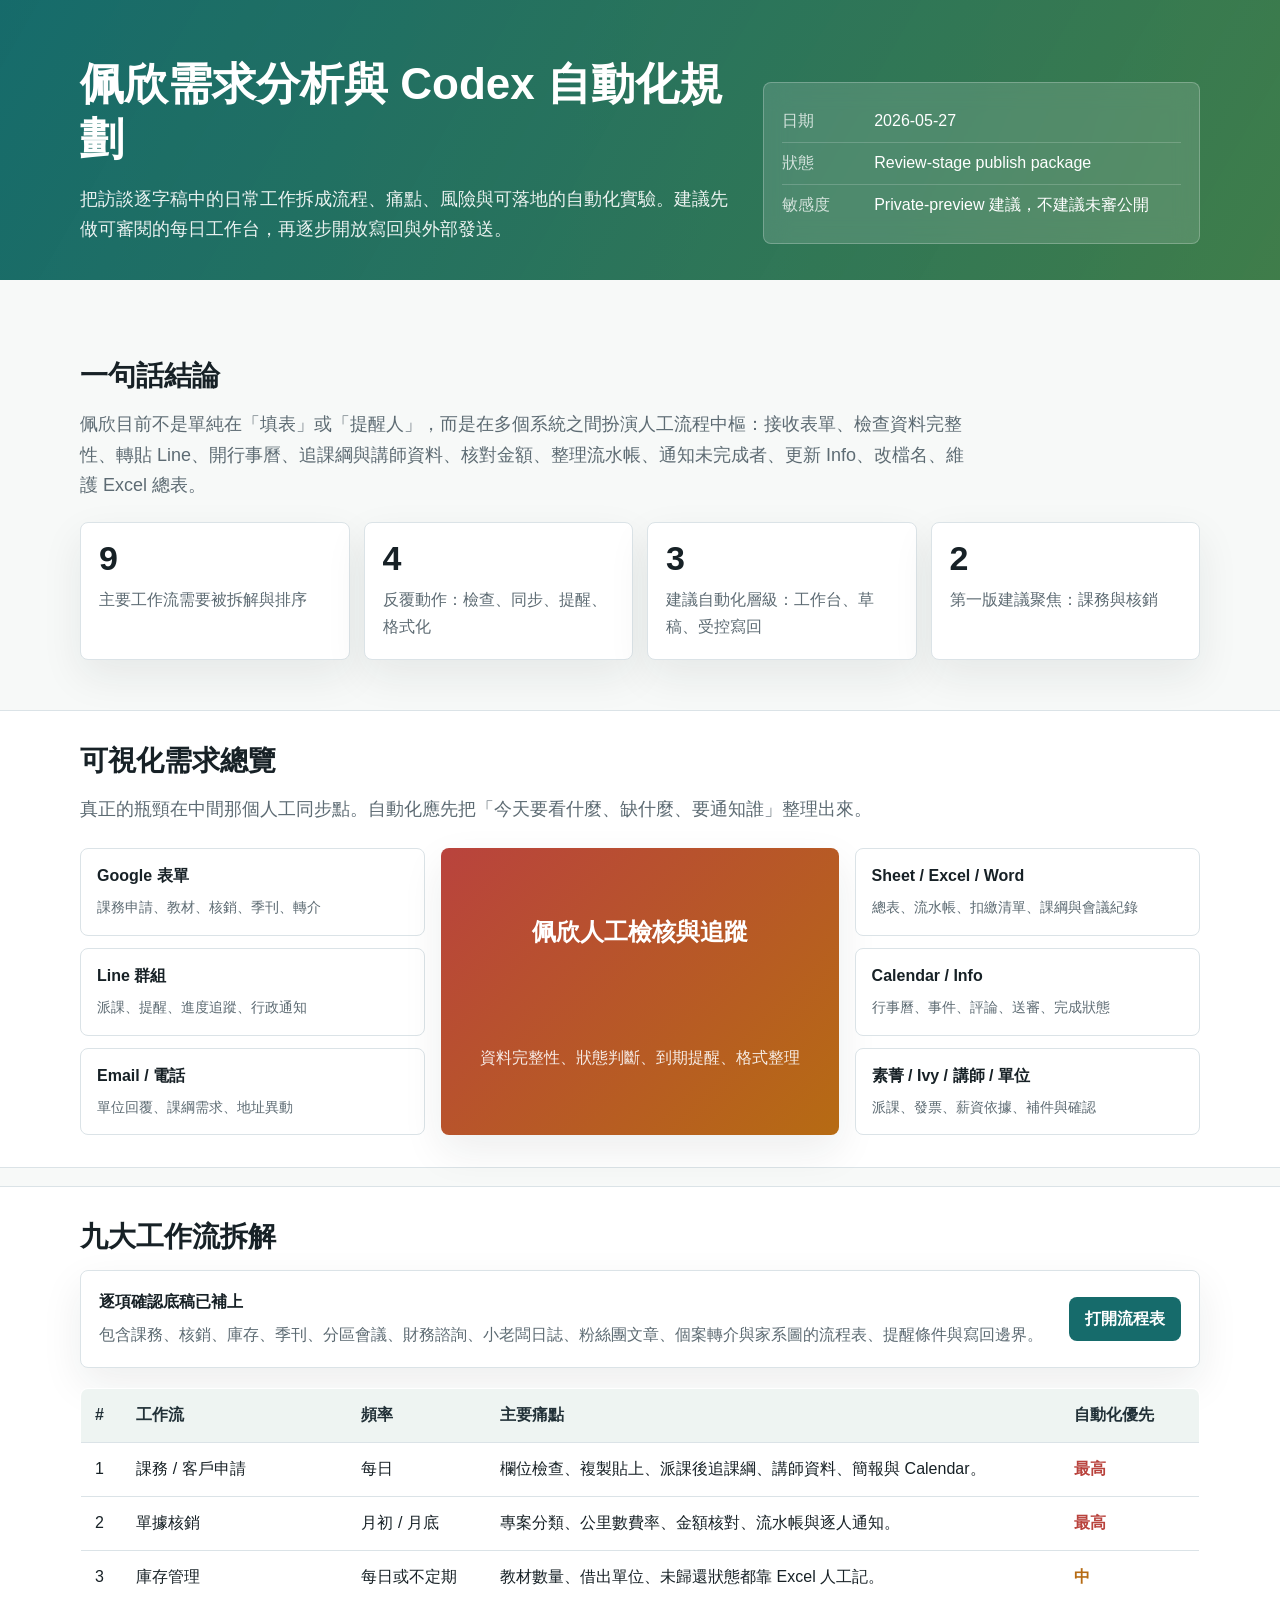
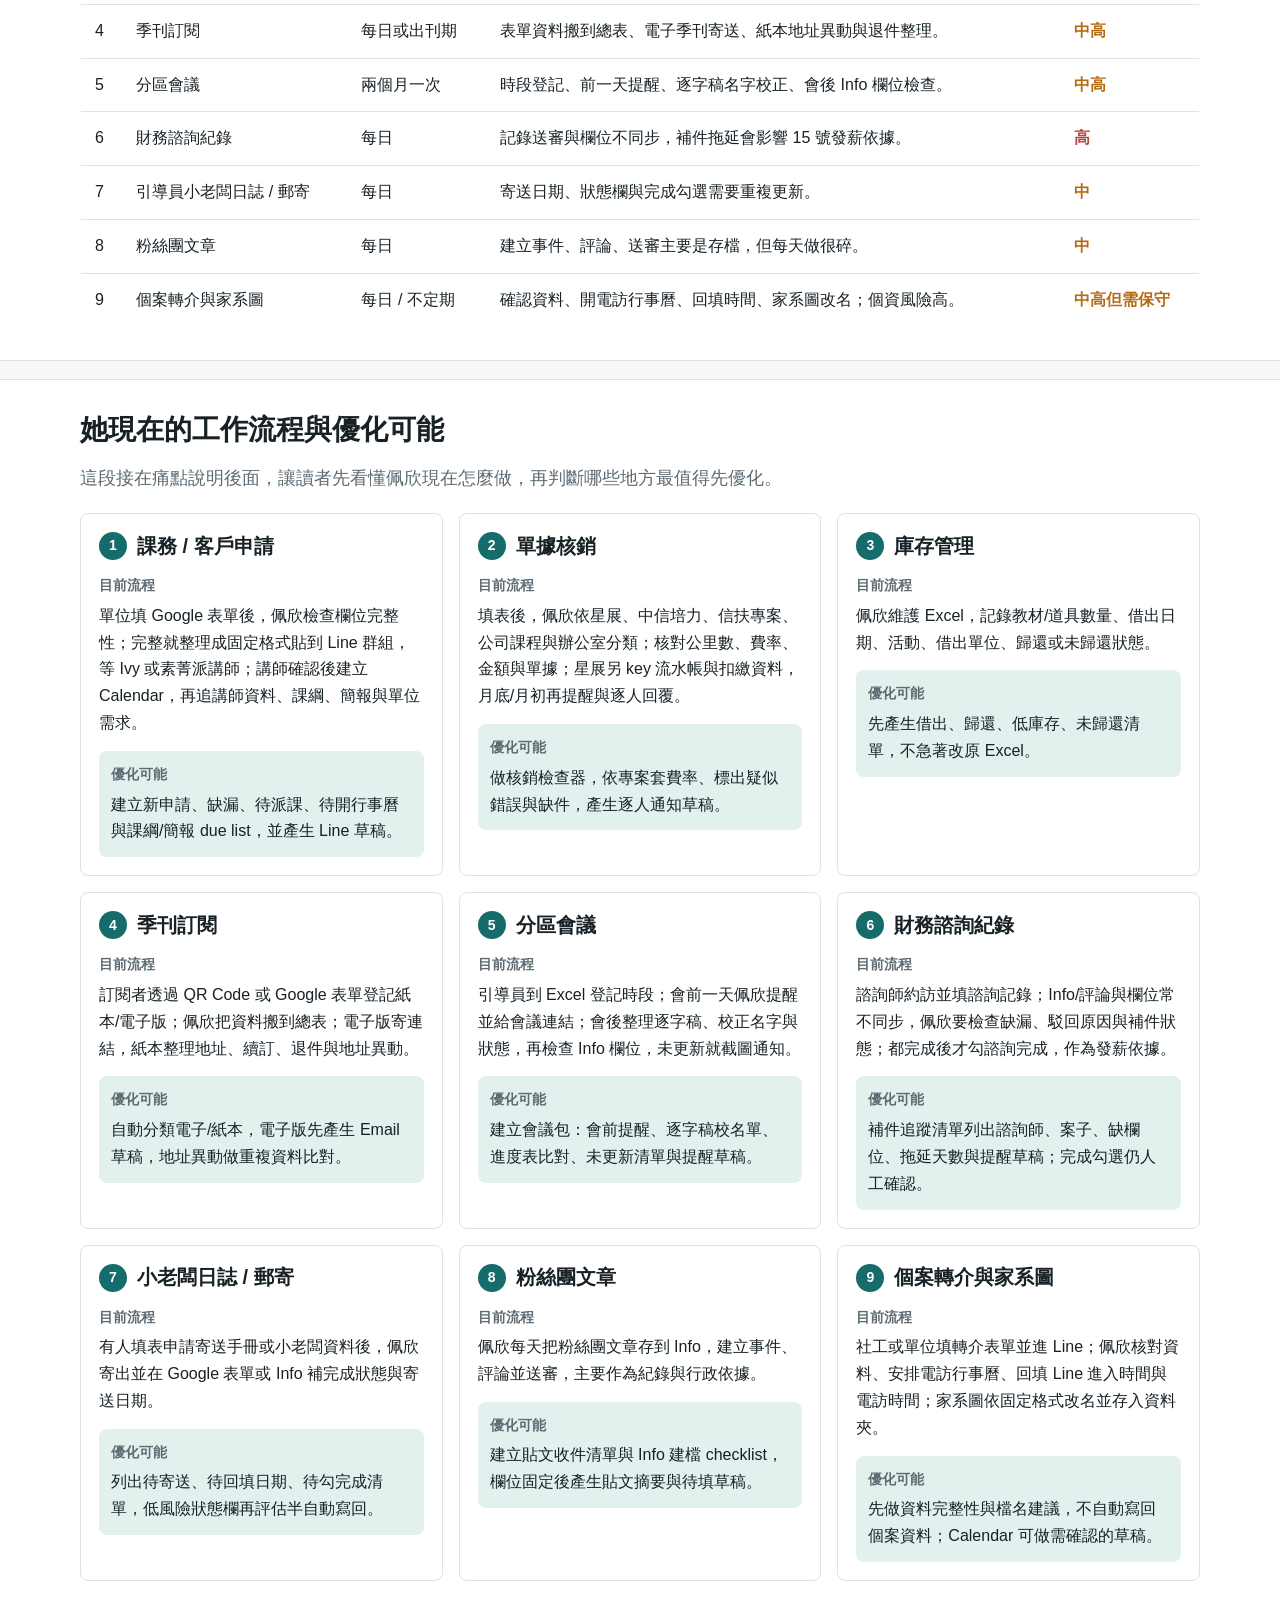
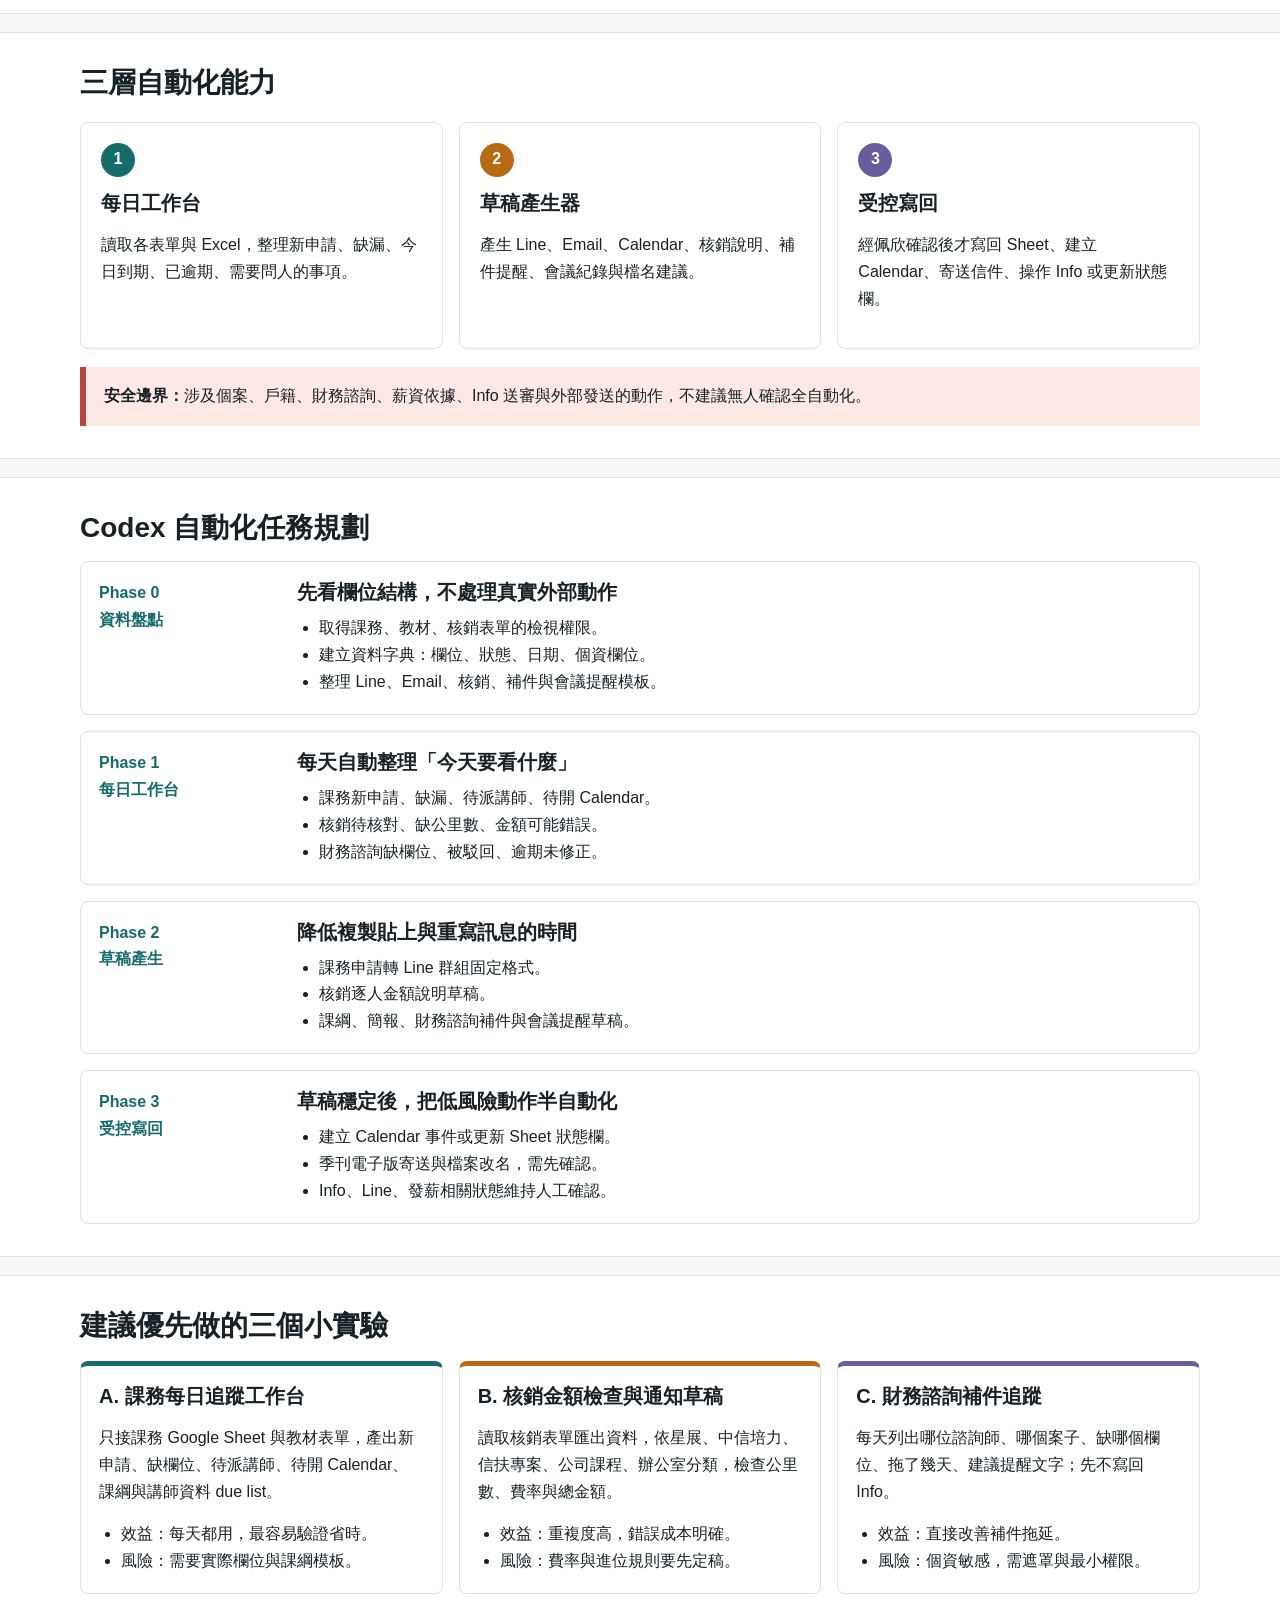
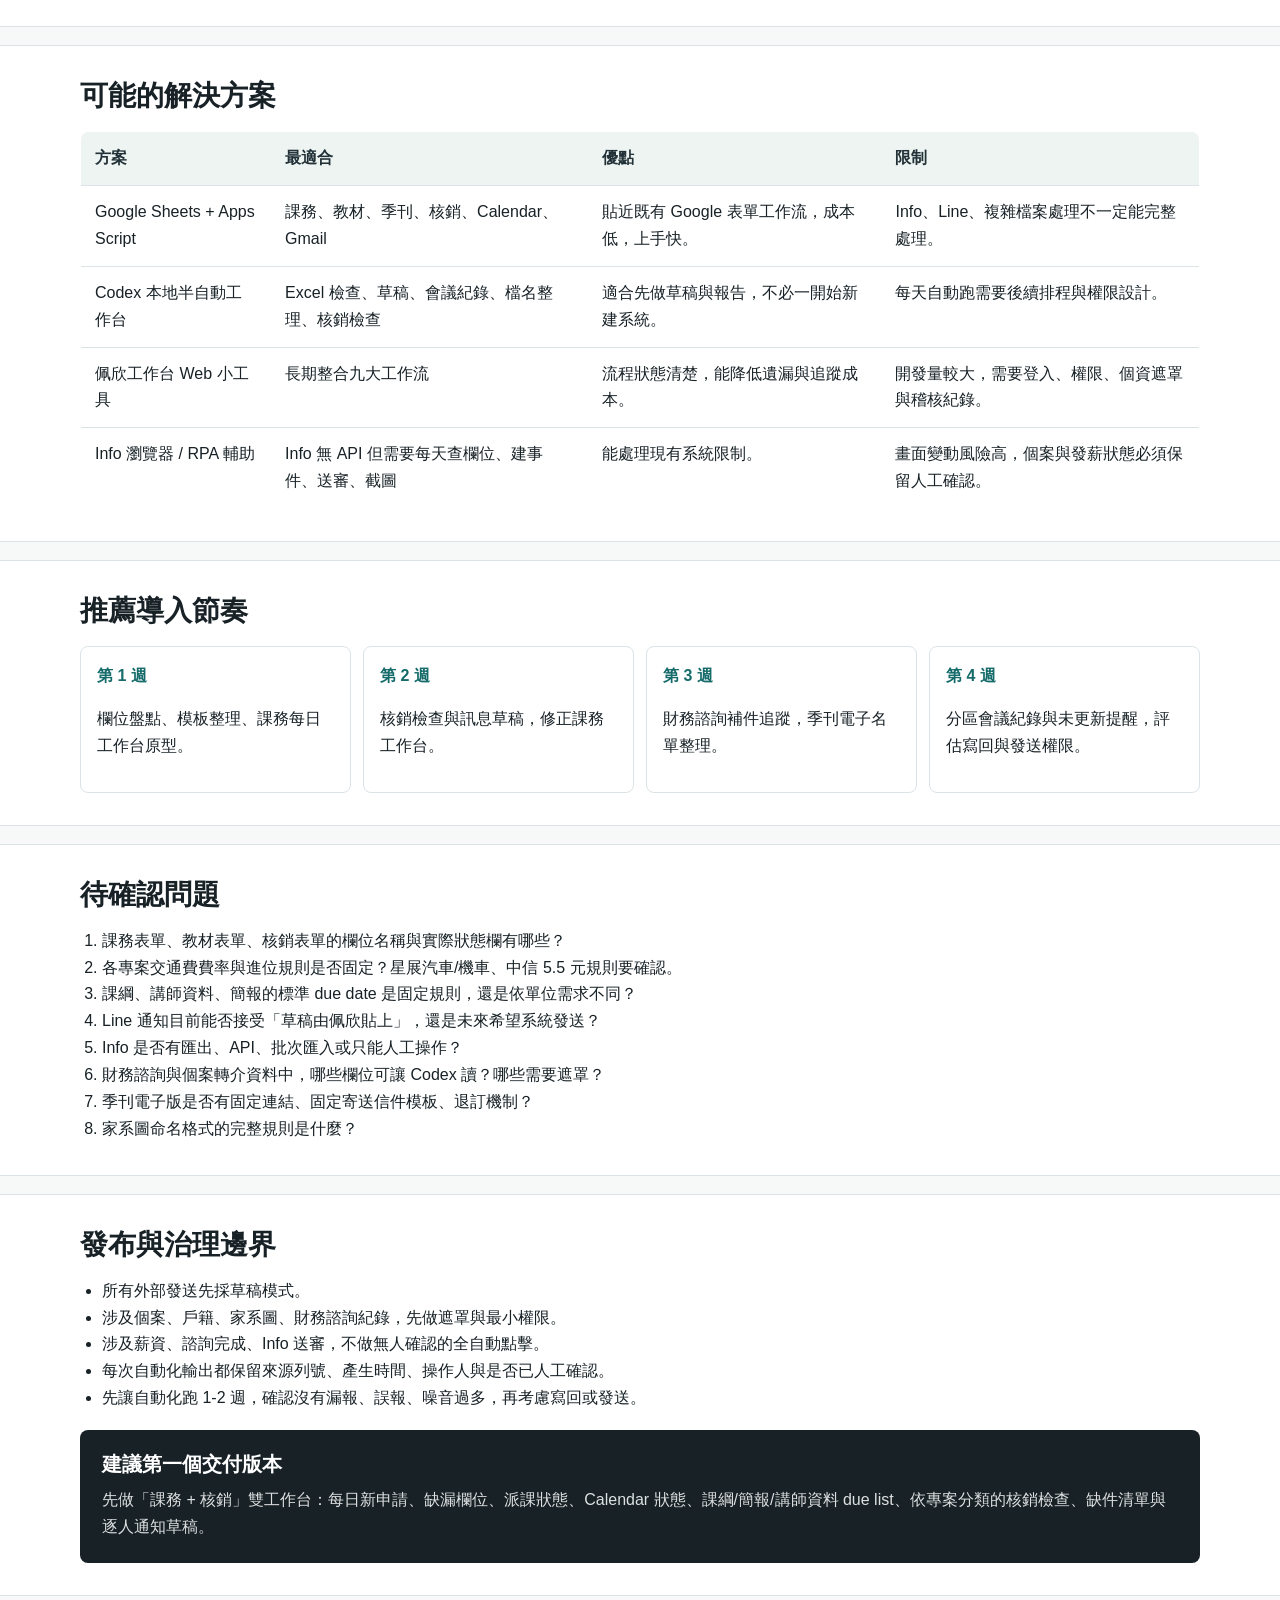
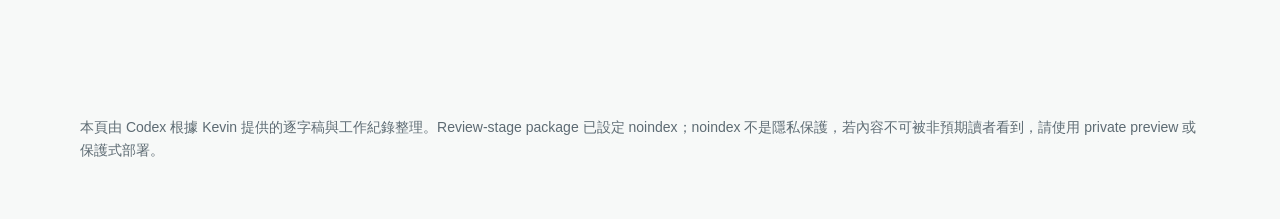
<file: publish-ready/reports/peixin-needs-automation-analysis/index.html>
<!doctype html>
<html lang="zh-Hant">
  <head>
    <meta charset="utf-8">
    <meta name="viewport" content="width=device-width, initial-scale=1">
    <meta name="robots" content="noindex,nofollow,noarchive">
    <meta http-equiv="refresh" content="0; url=../../">
    <title>佩欣需求分析與 Codex 自動化規劃</title>
  </head>
  <body>
    <p>報告位於 <a href="../../">publish-ready 根目錄</a>。</p>
  </body>
</html>
</file>
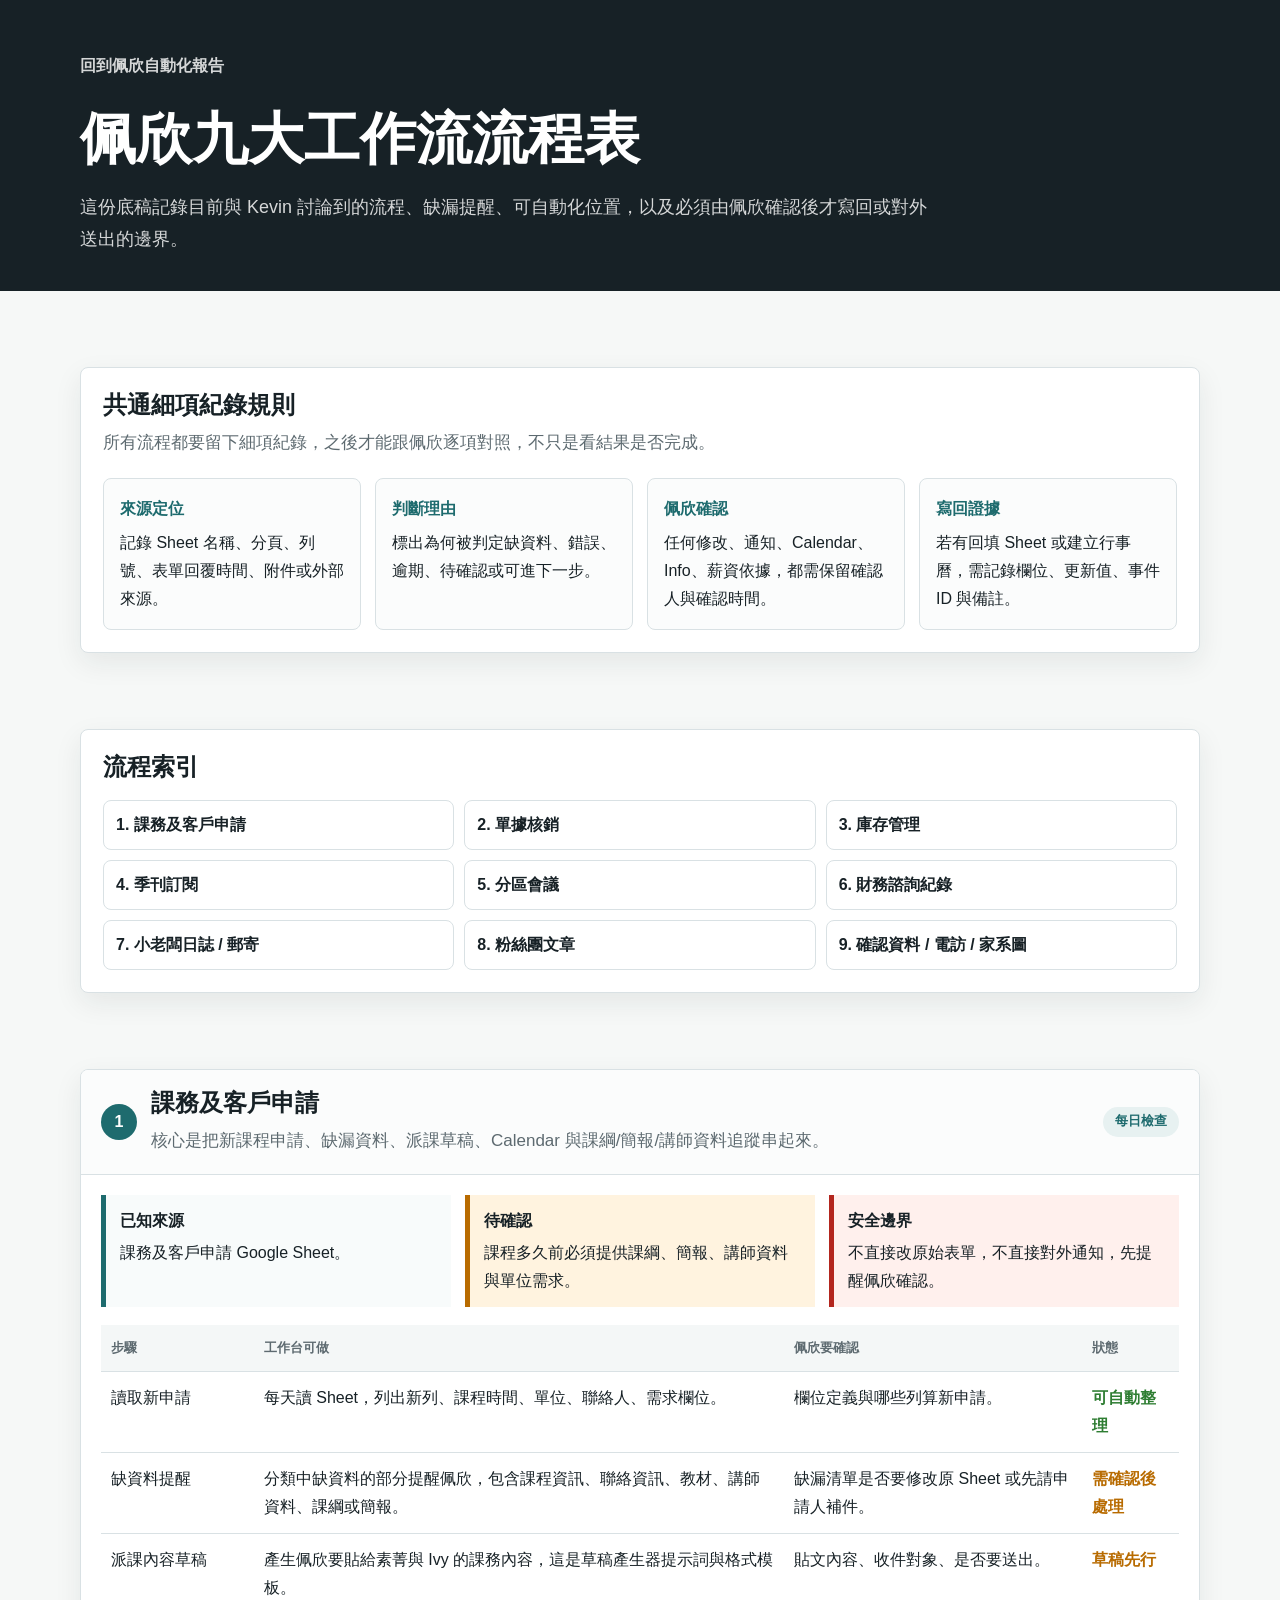
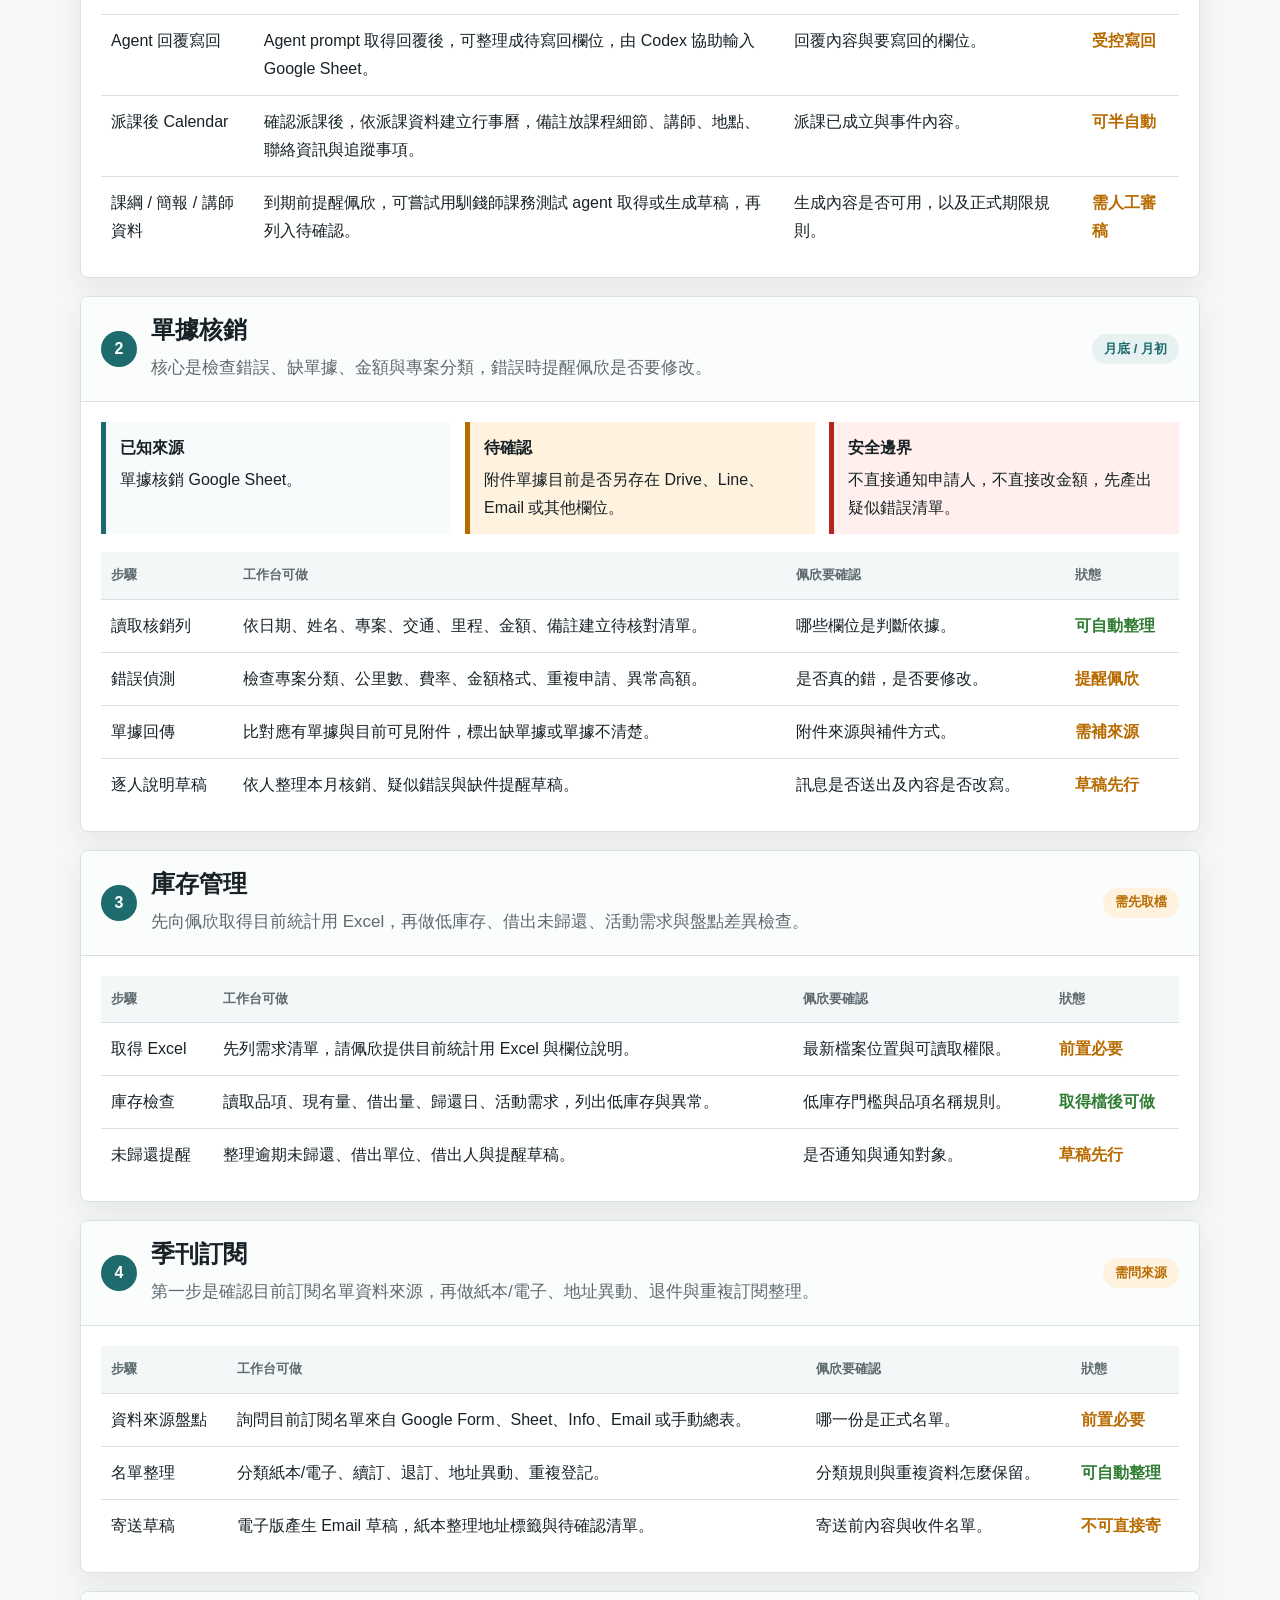
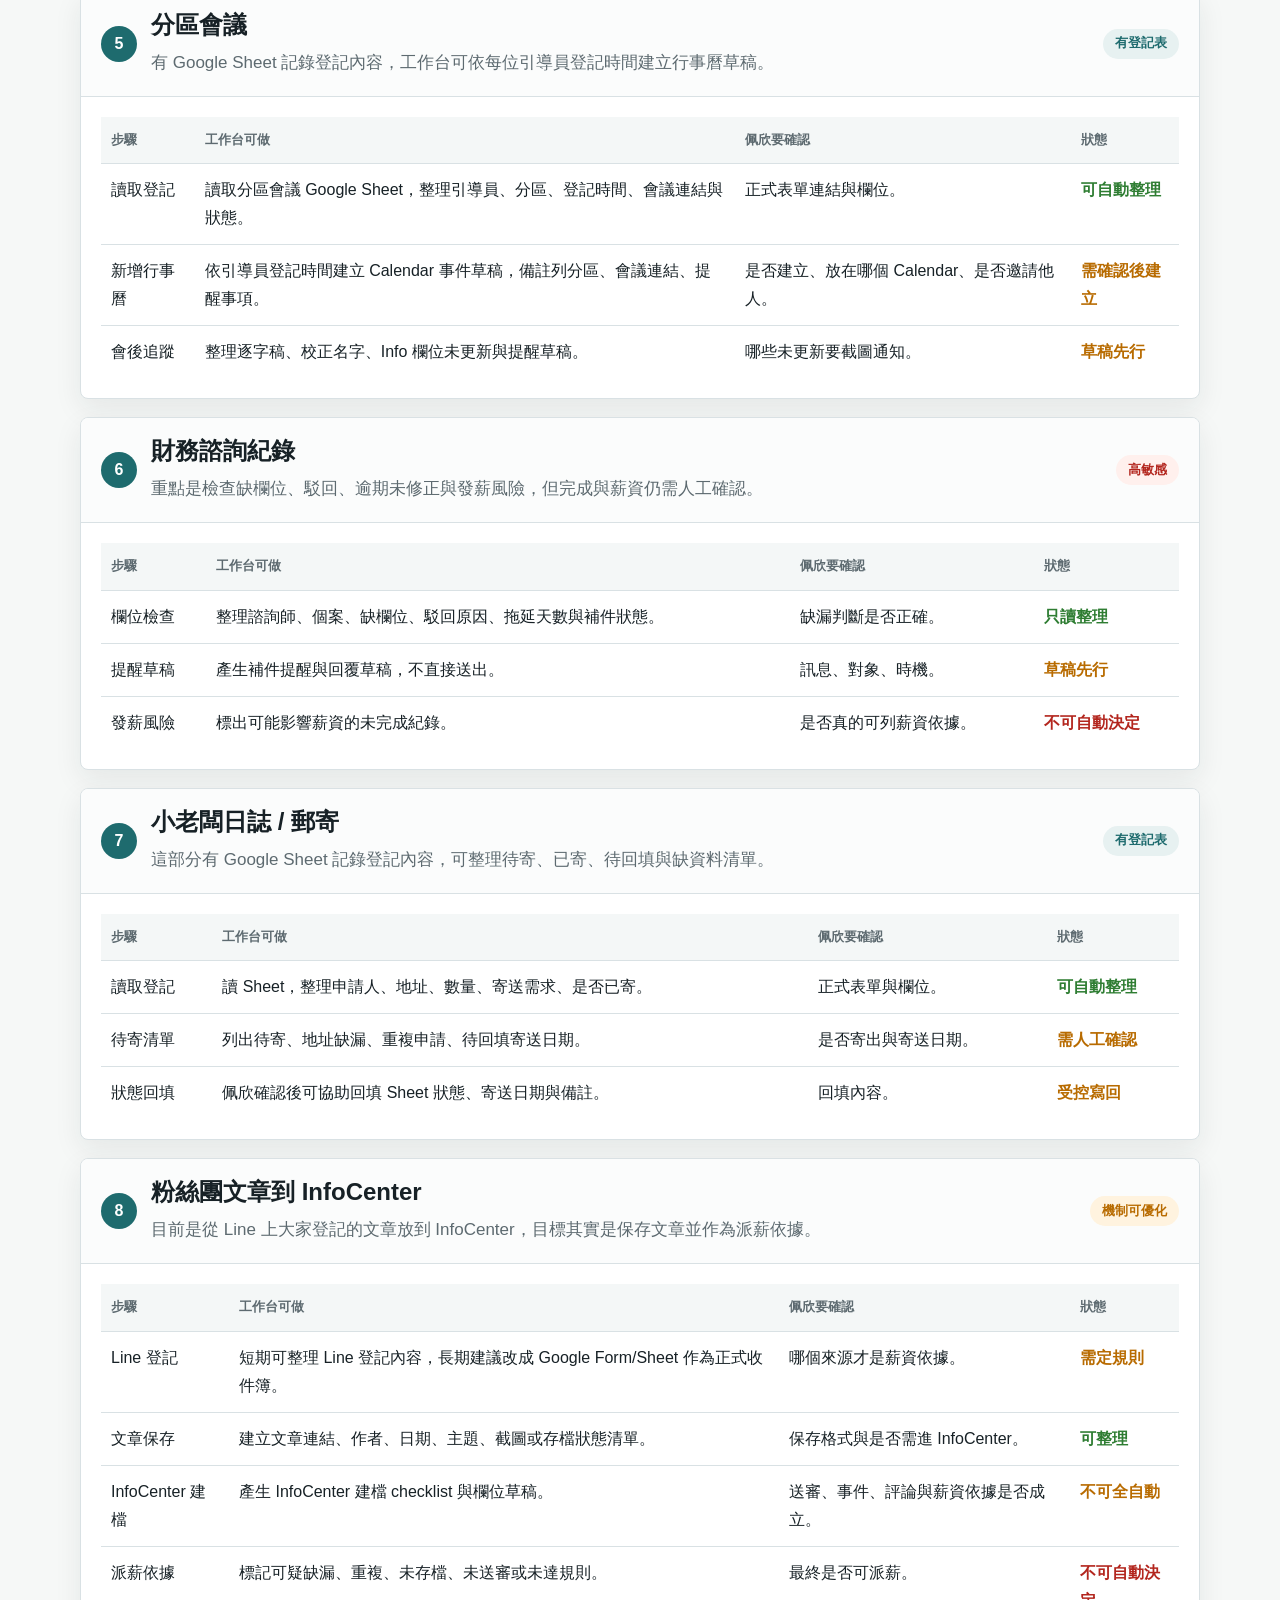
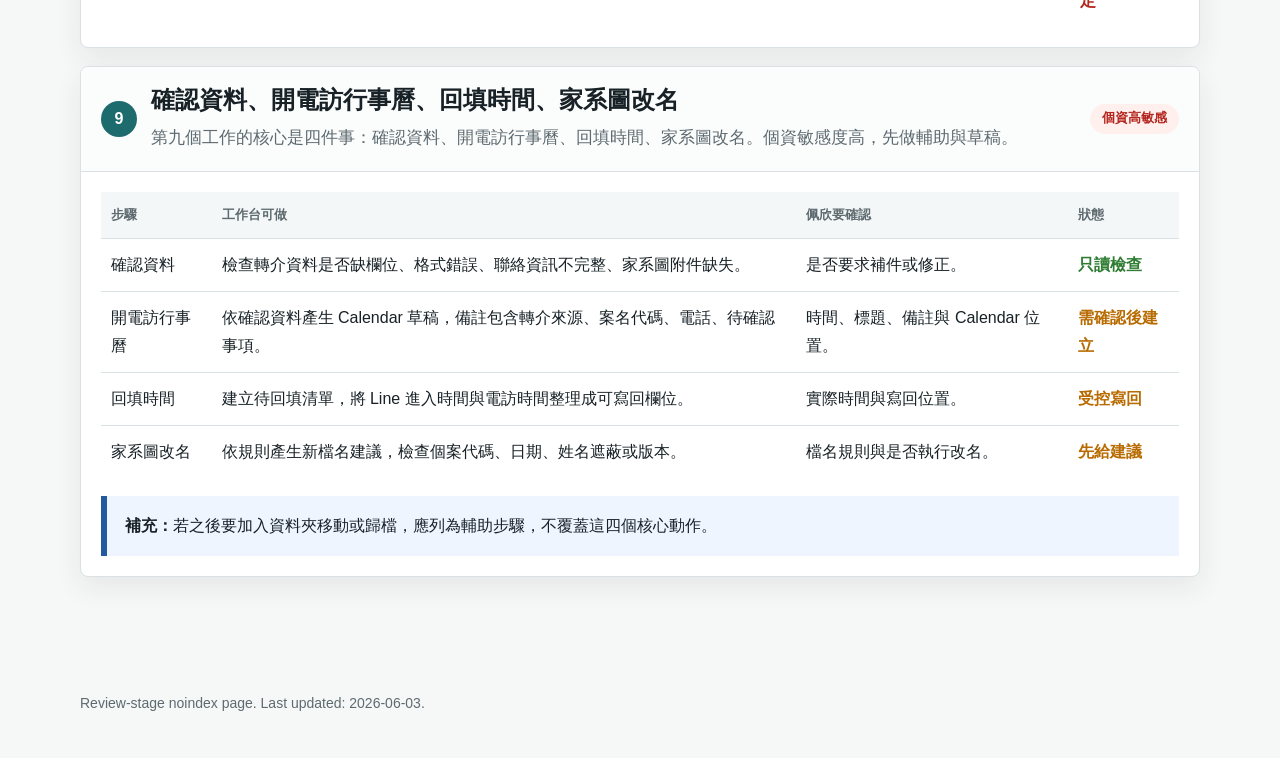
<file: publish-ready/reports/peixin-workflow-flowcharts/index.html>
<!doctype html>
<html lang="zh-Hant">
  <head>
    <meta charset="utf-8">
    <meta name="viewport" content="width=device-width, initial-scale=1">
    <meta name="robots" content="noindex,nofollow,noarchive">
    <title>佩欣九大工作流流程表</title>
    <style>
      :root {
        --ink: #172126;
        --muted: #5d6a70;
        --line: #d9e1e4;
        --paper: #f6f8f7;
        --white: #fff;
        --teal: #1e6b6e;
        --green: #2e7d32;
        --amber: #b86b00;
        --red: #b3261e;
        --blue: #235a9f;
        --soft-teal: #e7f1f1;
        --soft-amber: #fff3df;
        --soft-red: #fff0ed;
        --shadow: 0 10px 28px rgba(23, 33, 38, 0.08);
      }

      * {
        box-sizing: border-box;
      }

      body {
        margin: 0;
        color: var(--ink);
        background: var(--paper);
        font-family: -apple-system, BlinkMacSystemFont, "Segoe UI", "Microsoft JhengHei", sans-serif;
        line-height: 1.75;
      }

      a {
        color: inherit;
      }

      .wrap {
        width: min(100% - 36px, 1120px);
        margin: 0 auto;
      }

      header {
        background: #172126;
        color: #fff;
        padding: 52px 0 36px;
      }

      .back-link {
        display: inline-flex;
        margin-bottom: 24px;
        color: rgba(255, 255, 255, 0.82);
        font-weight: 700;
        text-decoration: none;
      }

      h1,
      h2,
      h3 {
        margin: 0;
        line-height: 1.25;
      }

      h1 {
        max-width: 820px;
        font-size: clamp(34px, 5vw, 56px);
      }

      .subtitle {
        max-width: 860px;
        margin: 18px 0 0;
        color: rgba(255, 255, 255, 0.82);
        font-size: 18px;
      }

      main {
        padding: 28px 0 48px;
      }

      section {
        margin: 20px 0;
        padding: 28px 0;
      }

      .panel,
      .workflow {
        border: 1px solid var(--line);
        border-radius: 8px;
        background: var(--white);
        box-shadow: var(--shadow);
      }

      .panel {
        padding: 22px;
      }

      .lead {
        max-width: 880px;
        margin: 8px 0 0;
        color: var(--muted);
        font-size: 17px;
      }

      .record-grid {
        display: grid;
        grid-template-columns: repeat(4, minmax(0, 1fr));
        gap: 14px;
        margin-top: 20px;
      }

      .record-card {
        border: 1px solid var(--line);
        border-radius: 8px;
        padding: 16px;
        background: #fbfcfc;
      }

      .record-card b {
        display: block;
        color: var(--teal);
        margin-bottom: 6px;
      }

      .toc {
        display: grid;
        grid-template-columns: repeat(3, minmax(0, 1fr));
        gap: 10px;
        margin-top: 18px;
      }

      .toc a {
        display: block;
        min-height: 44px;
        border: 1px solid var(--line);
        border-radius: 8px;
        background: #fff;
        padding: 10px 12px;
        font-weight: 700;
        text-decoration: none;
      }

      .workflow {
        overflow: hidden;
      }

      .workflow + .workflow {
        margin-top: 18px;
      }

      .workflow-head {
        display: grid;
        grid-template-columns: auto minmax(0, 1fr) auto;
        gap: 14px;
        align-items: center;
        padding: 18px 20px;
        border-bottom: 1px solid var(--line);
        background: #fbfcfc;
      }

      .number {
        display: inline-grid;
        place-items: center;
        width: 36px;
        height: 36px;
        border-radius: 50%;
        color: #fff;
        background: var(--teal);
        font-weight: 800;
      }

      .tag {
        display: inline-flex;
        align-items: center;
        min-height: 30px;
        border-radius: 999px;
        padding: 0 12px;
        background: var(--soft-teal);
        color: var(--teal);
        font-size: 13px;
        font-weight: 800;
        white-space: nowrap;
      }

      .tag.warn {
        background: var(--soft-amber);
        color: var(--amber);
      }

      .tag.risk {
        background: var(--soft-red);
        color: var(--red);
      }

      .workflow-body {
        padding: 20px;
      }

      .check-row {
        display: grid;
        grid-template-columns: repeat(3, minmax(0, 1fr));
        gap: 14px;
        margin-bottom: 18px;
      }

      .check-box {
        border-left: 5px solid var(--teal);
        background: #f8fbfb;
        padding: 12px 14px;
      }

      .check-box.warn {
        border-color: var(--amber);
        background: var(--soft-amber);
      }

      .check-box.risk {
        border-color: var(--red);
        background: var(--soft-red);
      }

      .check-box b {
        display: block;
        margin-bottom: 4px;
      }

      table {
        width: 100%;
        border-collapse: collapse;
        background: #fff;
      }

      th,
      td {
        border-bottom: 1px solid var(--line);
        padding: 12px 10px;
        text-align: left;
        vertical-align: top;
      }

      th {
        color: var(--muted);
        font-size: 13px;
        letter-spacing: 0;
        background: #f4f7f7;
      }

      tr:last-child td {
        border-bottom: 0;
      }

      .status {
        font-weight: 800;
      }

      .status.auto {
        color: var(--green);
      }

      .status.review {
        color: var(--amber);
      }

      .status.stop {
        color: var(--red);
      }

      .note {
        border-left: 6px solid var(--blue);
        background: #eef5ff;
        padding: 16px 18px;
        margin-top: 18px;
      }

      .footer {
        color: var(--muted);
        font-size: 14px;
        padding: 18px 0 42px;
      }

      @media (max-width: 920px) {
        .record-grid,
        .toc,
        .check-row {
          grid-template-columns: 1fr;
        }

        .workflow-head {
          grid-template-columns: auto minmax(0, 1fr);
        }

        .workflow-head .tag {
          grid-column: 1 / -1;
          justify-self: start;
        }

        table,
        thead,
        tbody,
        th,
        td,
        tr {
          display: block;
        }

        thead {
          display: none;
        }

        tr {
          border-bottom: 1px solid var(--line);
          padding: 10px 0;
        }

        td {
          border: 0;
          padding: 7px 0;
        }

        td::before {
          content: attr(data-label);
          display: block;
          color: var(--muted);
          font-size: 13px;
          font-weight: 800;
        }
      }

      @media (max-width: 560px) {
        .wrap {
          width: min(100% - 24px, 1120px);
        }

        header {
          padding: 38px 0 28px;
        }

        h1 {
          font-size: 30px;
        }

        h2 {
          font-size: 24px;
        }

        .workflow-body,
        .workflow-head,
        .panel {
          padding: 16px;
        }
      }
    </style>
  </head>
  <body>
    <header>
      <div class="wrap">
        <a class="back-link" href="../../">回到佩欣自動化報告</a>
        <h1>佩欣九大工作流流程表</h1>
        <p class="subtitle">這份底稿記錄目前與 Kevin 討論到的流程、缺漏提醒、可自動化位置，以及必須由佩欣確認後才寫回或對外送出的邊界。</p>
      </div>
    </header>

    <main>
      <section>
        <div class="wrap panel">
          <h2>共通細項紀錄規則</h2>
          <p class="lead">所有流程都要留下細項紀錄，之後才能跟佩欣逐項對照，不只是看結果是否完成。</p>
          <div class="record-grid">
            <div class="record-card">
              <b>來源定位</b>
              <span>記錄 Sheet 名稱、分頁、列號、表單回覆時間、附件或外部來源。</span>
            </div>
            <div class="record-card">
              <b>判斷理由</b>
              <span>標出為何被判定缺資料、錯誤、逾期、待確認或可進下一步。</span>
            </div>
            <div class="record-card">
              <b>佩欣確認</b>
              <span>任何修改、通知、Calendar、Info、薪資依據，都需保留確認人與確認時間。</span>
            </div>
            <div class="record-card">
              <b>寫回證據</b>
              <span>若有回填 Sheet 或建立行事曆，需記錄欄位、更新值、事件 ID 與備註。</span>
            </div>
          </div>
        </div>
      </section>

      <section>
        <div class="wrap panel">
          <h2>流程索引</h2>
          <div class="toc" aria-label="九大工作流索引">
            <a href="#course">1. 課務及客戶申請</a>
            <a href="#reimbursement">2. 單據核銷</a>
            <a href="#inventory">3. 庫存管理</a>
            <a href="#subscription">4. 季刊訂閱</a>
            <a href="#regional-meeting">5. 分區會議</a>
            <a href="#consulting">6. 財務諮詢紀錄</a>
            <a href="#mailing">7. 小老闆日誌 / 郵寄</a>
            <a href="#posts">8. 粉絲團文章</a>
            <a href="#case-transfer">9. 確認資料 / 電訪 / 家系圖</a>
          </div>
        </div>
      </section>

      <section>
        <div class="wrap">
          <article class="workflow" id="course">
            <div class="workflow-head">
              <span class="number">1</span>
              <div>
                <h2>課務及客戶申請</h2>
                <p class="lead">核心是把新課程申請、缺漏資料、派課草稿、Calendar 與課綱/簡報/講師資料追蹤串起來。</p>
              </div>
              <span class="tag">每日檢查</span>
            </div>
            <div class="workflow-body">
              <div class="check-row">
                <div class="check-box">
                  <b>已知來源</b>
                  <span>課務及客戶申請 Google Sheet。</span>
                </div>
                <div class="check-box warn">
                  <b>待確認</b>
                  <span>課程多久前必須提供課綱、簡報、講師資料與單位需求。</span>
                </div>
                <div class="check-box risk">
                  <b>安全邊界</b>
                  <span>不直接改原始表單，不直接對外通知，先提醒佩欣確認。</span>
                </div>
              </div>
              <table>
                <thead>
                  <tr>
                    <th>步驟</th>
                    <th>工作台可做</th>
                    <th>佩欣要確認</th>
                    <th>狀態</th>
                  </tr>
                </thead>
                <tbody>
                  <tr>
                    <td data-label="步驟">讀取新申請</td>
                    <td data-label="工作台可做">每天讀 Sheet，列出新列、課程時間、單位、聯絡人、需求欄位。</td>
                    <td data-label="佩欣要確認">欄位定義與哪些列算新申請。</td>
                    <td data-label="狀態" class="status auto">可自動整理</td>
                  </tr>
                  <tr>
                    <td data-label="步驟">缺資料提醒</td>
                    <td data-label="工作台可做">分類中缺資料的部分提醒佩欣，包含課程資訊、聯絡資訊、教材、講師資料、課綱或簡報。</td>
                    <td data-label="佩欣要確認">缺漏清單是否要修改原 Sheet 或先請申請人補件。</td>
                    <td data-label="狀態" class="status review">需確認後處理</td>
                  </tr>
                  <tr>
                    <td data-label="步驟">派課內容草稿</td>
                    <td data-label="工作台可做">產生佩欣要貼給素菁與 Ivy 的課務內容，這是草稿產生器提示詞與格式模板。</td>
                    <td data-label="佩欣要確認">貼文內容、收件對象、是否要送出。</td>
                    <td data-label="狀態" class="status review">草稿先行</td>
                  </tr>
                  <tr>
                    <td data-label="步驟">Agent 回覆寫回</td>
                    <td data-label="工作台可做">Agent prompt 取得回覆後，可整理成待寫回欄位，由 Codex 協助輸入 Google Sheet。</td>
                    <td data-label="佩欣要確認">回覆內容與要寫回的欄位。</td>
                    <td data-label="狀態" class="status review">受控寫回</td>
                  </tr>
                  <tr>
                    <td data-label="步驟">派課後 Calendar</td>
                    <td data-label="工作台可做">確認派課後，依派課資料建立行事曆，備註放課程細節、講師、地點、聯絡資訊與追蹤事項。</td>
                    <td data-label="佩欣要確認">派課已成立與事件內容。</td>
                    <td data-label="狀態" class="status review">可半自動</td>
                  </tr>
                  <tr>
                    <td data-label="步驟">課綱 / 簡報 / 講師資料</td>
                    <td data-label="工作台可做">到期前提醒佩欣，可嘗試用馴錢師課務測試 agent 取得或生成草稿，再列入待確認。</td>
                    <td data-label="佩欣要確認">生成內容是否可用，以及正式期限規則。</td>
                    <td data-label="狀態" class="status review">需人工審稿</td>
                  </tr>
                </tbody>
              </table>
            </div>
          </article>

          <article class="workflow" id="reimbursement">
            <div class="workflow-head">
              <span class="number">2</span>
              <div>
                <h2>單據核銷</h2>
                <p class="lead">核心是檢查錯誤、缺單據、金額與專案分類，錯誤時提醒佩欣是否要修改。</p>
              </div>
              <span class="tag">月底 / 月初</span>
            </div>
            <div class="workflow-body">
              <div class="check-row">
                <div class="check-box">
                  <b>已知來源</b>
                  <span>單據核銷 Google Sheet。</span>
                </div>
                <div class="check-box warn">
                  <b>待確認</b>
                  <span>附件單據目前是否另存在 Drive、Line、Email 或其他欄位。</span>
                </div>
                <div class="check-box risk">
                  <b>安全邊界</b>
                  <span>不直接通知申請人，不直接改金額，先產出疑似錯誤清單。</span>
                </div>
              </div>
              <table>
                <thead>
                  <tr>
                    <th>步驟</th>
                    <th>工作台可做</th>
                    <th>佩欣要確認</th>
                    <th>狀態</th>
                  </tr>
                </thead>
                <tbody>
                  <tr>
                    <td data-label="步驟">讀取核銷列</td>
                    <td data-label="工作台可做">依日期、姓名、專案、交通、里程、金額、備註建立待核對清單。</td>
                    <td data-label="佩欣要確認">哪些欄位是判斷依據。</td>
                    <td data-label="狀態" class="status auto">可自動整理</td>
                  </tr>
                  <tr>
                    <td data-label="步驟">錯誤偵測</td>
                    <td data-label="工作台可做">檢查專案分類、公里數、費率、金額格式、重複申請、異常高額。</td>
                    <td data-label="佩欣要確認">是否真的錯，是否要修改。</td>
                    <td data-label="狀態" class="status review">提醒佩欣</td>
                  </tr>
                  <tr>
                    <td data-label="步驟">單據回傳</td>
                    <td data-label="工作台可做">比對應有單據與目前可見附件，標出缺單據或單據不清楚。</td>
                    <td data-label="佩欣要確認">附件來源與補件方式。</td>
                    <td data-label="狀態" class="status review">需補來源</td>
                  </tr>
                  <tr>
                    <td data-label="步驟">逐人說明草稿</td>
                    <td data-label="工作台可做">依人整理本月核銷、疑似錯誤與缺件提醒草稿。</td>
                    <td data-label="佩欣要確認">訊息是否送出及內容是否改寫。</td>
                    <td data-label="狀態" class="status review">草稿先行</td>
                  </tr>
                </tbody>
              </table>
            </div>
          </article>

          <article class="workflow" id="inventory">
            <div class="workflow-head">
              <span class="number">3</span>
              <div>
                <h2>庫存管理</h2>
                <p class="lead">先向佩欣取得目前統計用 Excel，再做低庫存、借出未歸還、活動需求與盤點差異檢查。</p>
              </div>
              <span class="tag warn">需先取檔</span>
            </div>
            <div class="workflow-body">
              <table>
                <thead>
                  <tr>
                    <th>步驟</th>
                    <th>工作台可做</th>
                    <th>佩欣要確認</th>
                    <th>狀態</th>
                  </tr>
                </thead>
                <tbody>
                  <tr>
                    <td data-label="步驟">取得 Excel</td>
                    <td data-label="工作台可做">先列需求清單，請佩欣提供目前統計用 Excel 與欄位說明。</td>
                    <td data-label="佩欣要確認">最新檔案位置與可讀取權限。</td>
                    <td data-label="狀態" class="status review">前置必要</td>
                  </tr>
                  <tr>
                    <td data-label="步驟">庫存檢查</td>
                    <td data-label="工作台可做">讀取品項、現有量、借出量、歸還日、活動需求，列出低庫存與異常。</td>
                    <td data-label="佩欣要確認">低庫存門檻與品項名稱規則。</td>
                    <td data-label="狀態" class="status auto">取得檔後可做</td>
                  </tr>
                  <tr>
                    <td data-label="步驟">未歸還提醒</td>
                    <td data-label="工作台可做">整理逾期未歸還、借出單位、借出人與提醒草稿。</td>
                    <td data-label="佩欣要確認">是否通知與通知對象。</td>
                    <td data-label="狀態" class="status review">草稿先行</td>
                  </tr>
                </tbody>
              </table>
            </div>
          </article>

          <article class="workflow" id="subscription">
            <div class="workflow-head">
              <span class="number">4</span>
              <div>
                <h2>季刊訂閱</h2>
                <p class="lead">第一步是確認目前訂閱名單資料來源，再做紙本/電子、地址異動、退件與重複訂閱整理。</p>
              </div>
              <span class="tag warn">需問來源</span>
            </div>
            <div class="workflow-body">
              <table>
                <thead>
                  <tr>
                    <th>步驟</th>
                    <th>工作台可做</th>
                    <th>佩欣要確認</th>
                    <th>狀態</th>
                  </tr>
                </thead>
                <tbody>
                  <tr>
                    <td data-label="步驟">資料來源盤點</td>
                    <td data-label="工作台可做">詢問目前訂閱名單來自 Google Form、Sheet、Info、Email 或手動總表。</td>
                    <td data-label="佩欣要確認">哪一份是正式名單。</td>
                    <td data-label="狀態" class="status review">前置必要</td>
                  </tr>
                  <tr>
                    <td data-label="步驟">名單整理</td>
                    <td data-label="工作台可做">分類紙本/電子、續訂、退訂、地址異動、重複登記。</td>
                    <td data-label="佩欣要確認">分類規則與重複資料怎麼保留。</td>
                    <td data-label="狀態" class="status auto">可自動整理</td>
                  </tr>
                  <tr>
                    <td data-label="步驟">寄送草稿</td>
                    <td data-label="工作台可做">電子版產生 Email 草稿，紙本整理地址標籤與待確認清單。</td>
                    <td data-label="佩欣要確認">寄送前內容與收件名單。</td>
                    <td data-label="狀態" class="status review">不可直接寄</td>
                  </tr>
                </tbody>
              </table>
            </div>
          </article>

          <article class="workflow" id="regional-meeting">
            <div class="workflow-head">
              <span class="number">5</span>
              <div>
                <h2>分區會議</h2>
                <p class="lead">有 Google Sheet 記錄登記內容，工作台可依每位引導員登記時間建立行事曆草稿。</p>
              </div>
              <span class="tag">有登記表</span>
            </div>
            <div class="workflow-body">
              <table>
                <thead>
                  <tr>
                    <th>步驟</th>
                    <th>工作台可做</th>
                    <th>佩欣要確認</th>
                    <th>狀態</th>
                  </tr>
                </thead>
                <tbody>
                  <tr>
                    <td data-label="步驟">讀取登記</td>
                    <td data-label="工作台可做">讀取分區會議 Google Sheet，整理引導員、分區、登記時間、會議連結與狀態。</td>
                    <td data-label="佩欣要確認">正式表單連結與欄位。</td>
                    <td data-label="狀態" class="status auto">可自動整理</td>
                  </tr>
                  <tr>
                    <td data-label="步驟">新增行事曆</td>
                    <td data-label="工作台可做">依引導員登記時間建立 Calendar 事件草稿，備註列分區、會議連結、提醒事項。</td>
                    <td data-label="佩欣要確認">是否建立、放在哪個 Calendar、是否邀請他人。</td>
                    <td data-label="狀態" class="status review">需確認後建立</td>
                  </tr>
                  <tr>
                    <td data-label="步驟">會後追蹤</td>
                    <td data-label="工作台可做">整理逐字稿、校正名字、Info 欄位未更新與提醒草稿。</td>
                    <td data-label="佩欣要確認">哪些未更新要截圖通知。</td>
                    <td data-label="狀態" class="status review">草稿先行</td>
                  </tr>
                </tbody>
              </table>
            </div>
          </article>

          <article class="workflow" id="consulting">
            <div class="workflow-head">
              <span class="number">6</span>
              <div>
                <h2>財務諮詢紀錄</h2>
                <p class="lead">重點是檢查缺欄位、駁回、逾期未修正與發薪風險，但完成與薪資仍需人工確認。</p>
              </div>
              <span class="tag risk">高敏感</span>
            </div>
            <div class="workflow-body">
              <table>
                <thead>
                  <tr>
                    <th>步驟</th>
                    <th>工作台可做</th>
                    <th>佩欣要確認</th>
                    <th>狀態</th>
                  </tr>
                </thead>
                <tbody>
                  <tr>
                    <td data-label="步驟">欄位檢查</td>
                    <td data-label="工作台可做">整理諮詢師、個案、缺欄位、駁回原因、拖延天數與補件狀態。</td>
                    <td data-label="佩欣要確認">缺漏判斷是否正確。</td>
                    <td data-label="狀態" class="status auto">只讀整理</td>
                  </tr>
                  <tr>
                    <td data-label="步驟">提醒草稿</td>
                    <td data-label="工作台可做">產生補件提醒與回覆草稿，不直接送出。</td>
                    <td data-label="佩欣要確認">訊息、對象、時機。</td>
                    <td data-label="狀態" class="status review">草稿先行</td>
                  </tr>
                  <tr>
                    <td data-label="步驟">發薪風險</td>
                    <td data-label="工作台可做">標出可能影響薪資的未完成紀錄。</td>
                    <td data-label="佩欣要確認">是否真的可列薪資依據。</td>
                    <td data-label="狀態" class="status stop">不可自動決定</td>
                  </tr>
                </tbody>
              </table>
            </div>
          </article>

          <article class="workflow" id="mailing">
            <div class="workflow-head">
              <span class="number">7</span>
              <div>
                <h2>小老闆日誌 / 郵寄</h2>
                <p class="lead">這部分有 Google Sheet 記錄登記內容，可整理待寄、已寄、待回填與缺資料清單。</p>
              </div>
              <span class="tag">有登記表</span>
            </div>
            <div class="workflow-body">
              <table>
                <thead>
                  <tr>
                    <th>步驟</th>
                    <th>工作台可做</th>
                    <th>佩欣要確認</th>
                    <th>狀態</th>
                  </tr>
                </thead>
                <tbody>
                  <tr>
                    <td data-label="步驟">讀取登記</td>
                    <td data-label="工作台可做">讀 Sheet，整理申請人、地址、數量、寄送需求、是否已寄。</td>
                    <td data-label="佩欣要確認">正式表單與欄位。</td>
                    <td data-label="狀態" class="status auto">可自動整理</td>
                  </tr>
                  <tr>
                    <td data-label="步驟">待寄清單</td>
                    <td data-label="工作台可做">列出待寄、地址缺漏、重複申請、待回填寄送日期。</td>
                    <td data-label="佩欣要確認">是否寄出與寄送日期。</td>
                    <td data-label="狀態" class="status review">需人工確認</td>
                  </tr>
                  <tr>
                    <td data-label="步驟">狀態回填</td>
                    <td data-label="工作台可做">佩欣確認後可協助回填 Sheet 狀態、寄送日期與備註。</td>
                    <td data-label="佩欣要確認">回填內容。</td>
                    <td data-label="狀態" class="status review">受控寫回</td>
                  </tr>
                </tbody>
              </table>
            </div>
          </article>

          <article class="workflow" id="posts">
            <div class="workflow-head">
              <span class="number">8</span>
              <div>
                <h2>粉絲團文章到 InfoCenter</h2>
                <p class="lead">目前是從 Line 上大家登記的文章放到 InfoCenter，目標其實是保存文章並作為派薪依據。</p>
              </div>
              <span class="tag warn">機制可優化</span>
            </div>
            <div class="workflow-body">
              <table>
                <thead>
                  <tr>
                    <th>步驟</th>
                    <th>工作台可做</th>
                    <th>佩欣要確認</th>
                    <th>狀態</th>
                  </tr>
                </thead>
                <tbody>
                  <tr>
                    <td data-label="步驟">Line 登記</td>
                    <td data-label="工作台可做">短期可整理 Line 登記內容，長期建議改成 Google Form/Sheet 作為正式收件簿。</td>
                    <td data-label="佩欣要確認">哪個來源才是薪資依據。</td>
                    <td data-label="狀態" class="status review">需定規則</td>
                  </tr>
                  <tr>
                    <td data-label="步驟">文章保存</td>
                    <td data-label="工作台可做">建立文章連結、作者、日期、主題、截圖或存檔狀態清單。</td>
                    <td data-label="佩欣要確認">保存格式與是否需進 InfoCenter。</td>
                    <td data-label="狀態" class="status auto">可整理</td>
                  </tr>
                  <tr>
                    <td data-label="步驟">InfoCenter 建檔</td>
                    <td data-label="工作台可做">產生 InfoCenter 建檔 checklist 與欄位草稿。</td>
                    <td data-label="佩欣要確認">送審、事件、評論與薪資依據是否成立。</td>
                    <td data-label="狀態" class="status review">不可全自動</td>
                  </tr>
                  <tr>
                    <td data-label="步驟">派薪依據</td>
                    <td data-label="工作台可做">標記可疑缺漏、重複、未存檔、未送審或未達規則。</td>
                    <td data-label="佩欣要確認">最終是否可派薪。</td>
                    <td data-label="狀態" class="status stop">不可自動決定</td>
                  </tr>
                </tbody>
              </table>
            </div>
          </article>

          <article class="workflow" id="case-transfer">
            <div class="workflow-head">
              <span class="number">9</span>
              <div>
                <h2>確認資料、開電訪行事曆、回填時間、家系圖改名</h2>
                <p class="lead">第九個工作的核心是四件事：確認資料、開電訪行事曆、回填時間、家系圖改名。個資敏感度高，先做輔助與草稿。</p>
              </div>
              <span class="tag risk">個資高敏感</span>
            </div>
            <div class="workflow-body">
              <table>
                <thead>
                  <tr>
                    <th>步驟</th>
                    <th>工作台可做</th>
                    <th>佩欣要確認</th>
                    <th>狀態</th>
                  </tr>
                </thead>
                <tbody>
                  <tr>
                    <td data-label="步驟">確認資料</td>
                    <td data-label="工作台可做">檢查轉介資料是否缺欄位、格式錯誤、聯絡資訊不完整、家系圖附件缺失。</td>
                    <td data-label="佩欣要確認">是否要求補件或修正。</td>
                    <td data-label="狀態" class="status auto">只讀檢查</td>
                  </tr>
                  <tr>
                    <td data-label="步驟">開電訪行事曆</td>
                    <td data-label="工作台可做">依確認資料產生 Calendar 草稿，備註包含轉介來源、案名代碼、電話、待確認事項。</td>
                    <td data-label="佩欣要確認">時間、標題、備註與 Calendar 位置。</td>
                    <td data-label="狀態" class="status review">需確認後建立</td>
                  </tr>
                  <tr>
                    <td data-label="步驟">回填時間</td>
                    <td data-label="工作台可做">建立待回填清單，將 Line 進入時間與電訪時間整理成可寫回欄位。</td>
                    <td data-label="佩欣要確認">實際時間與寫回位置。</td>
                    <td data-label="狀態" class="status review">受控寫回</td>
                  </tr>
                  <tr>
                    <td data-label="步驟">家系圖改名</td>
                    <td data-label="工作台可做">依規則產生新檔名建議，檢查個案代碼、日期、姓名遮蔽或版本。</td>
                    <td data-label="佩欣要確認">檔名規則與是否執行改名。</td>
                    <td data-label="狀態" class="status review">先給建議</td>
                  </tr>
                </tbody>
              </table>
              <div class="note">
                <b>補充：</b>若之後要加入資料夾移動或歸檔，應列為輔助步驟，不覆蓋這四個核心動作。
              </div>
            </div>
          </article>
        </div>
      </section>
    </main>

    <footer class="footer">
      <div class="wrap">Review-stage noindex page. Last updated: 2026-06-03.</div>
    </footer>
  </body>
</html>
</file>
<file: prototype/styles.css>
:root {
  color-scheme: light;
  --bg: #f5f7fb;
  --panel: #ffffff;
  --panel-soft: #eef5f2;
  --ink: #17202a;
  --muted: #667085;
  --line: #d9e0e8;
  --brand: #1f7a68;
  --brand-dark: #155f51;
  --amber: #c87921;
  --red: #b8333f;
  --blue: #3068b7;
  --purple: #7a4fa3;
  --shadow: 0 18px 50px rgba(23, 32, 42, 0.08);
  --radius: 8px;
}

* {
  box-sizing: border-box;
}

body {
  margin: 0;
  background: var(--bg);
  color: var(--ink);
  font-family: "Microsoft JhengHei", "PingFang TC", "Noto Sans TC", Arial, sans-serif;
  letter-spacing: 0;
  overflow-x: hidden;
}

button,
input {
  font: inherit;
}

button {
  cursor: pointer;
}

.app-shell {
  min-height: 100vh;
  display: grid;
  grid-template-columns: 280px minmax(0, 1fr);
  min-width: 0;
}

.sidebar {
  background: #ffffff;
  border-right: 1px solid var(--line);
  padding: 20px;
  display: flex;
  flex-direction: column;
  gap: 22px;
  min-height: 100vh;
  position: sticky;
  top: 0;
  min-width: 0;
}

.brand {
  display: flex;
  gap: 12px;
  align-items: center;
}

.brand-mark {
  width: 44px;
  height: 44px;
  border-radius: var(--radius);
  background: var(--brand);
  color: white;
  display: grid;
  place-items: center;
  font-weight: 800;
  font-size: 22px;
}

.brand h1,
.brand p,
.topbar h2,
.section-head h3,
.panel-heading h3 {
  margin: 0;
}

.brand h1 {
  font-size: 20px;
  line-height: 1.2;
}

.brand p,
.import-panel p,
.insight-box p {
  color: var(--muted);
  line-height: 1.65;
}

.nav-tabs {
  display: grid;
  gap: 8px;
}

.nav-tab,
.icon-button,
.segment,
.copy-button {
  border: 1px solid var(--line);
  background: #ffffff;
  color: var(--ink);
  border-radius: var(--radius);
  transition: 150ms ease;
  min-width: 0;
}

.nav-tab {
  min-height: 42px;
  display: flex;
  align-items: center;
  gap: 10px;
  padding: 10px 12px;
  text-align: left;
  width: 100%;
}

.nav-tab:hover,
.icon-button:hover,
.segment:hover,
.copy-button:hover {
  border-color: var(--brand);
  color: var(--brand-dark);
}

.nav-tab.is-active,
.segment.is-active {
  background: var(--panel-soft);
  border-color: var(--brand);
  color: var(--brand-dark);
  font-weight: 700;
}

.tab-icon {
  width: 22px;
  height: 22px;
  display: grid;
  place-items: center;
  color: var(--brand-dark);
}

.import-panel {
  border-top: 1px solid var(--line);
  padding-top: 18px;
}

.import-panel h2 {
  margin: 0 0 8px;
  font-size: 15px;
}

.file-drop {
  display: grid;
  gap: 8px;
  padding: 12px;
  margin-top: 12px;
  border: 1px dashed #aab6c4;
  border-radius: var(--radius);
  background: #f9fbfd;
  color: var(--muted);
}

.sheet-source-list {
  display: grid;
  gap: 8px;
  margin: 12px 0;
}

.sheet-source-card {
  border: 1px solid var(--line);
  border-radius: var(--radius);
  padding: 11px;
  background: #fbfcfe;
  display: grid;
  gap: 9px;
}

.sheet-source-card header {
  display: flex;
  align-items: flex-start;
  justify-content: space-between;
  gap: 8px;
}

.sheet-source-card strong {
  display: block;
  line-height: 1.35;
  font-size: 14px;
}

.sheet-source-card small {
  color: var(--muted);
  line-height: 1.45;
}

.source-links {
  display: grid;
  grid-template-columns: 1fr 1fr;
  gap: 7px;
}

.source-link {
  border: 1px solid var(--line);
  border-radius: var(--radius);
  padding: 7px 8px;
  color: var(--brand-dark);
  text-decoration: none;
  text-align: center;
  font-size: 13px;
  font-weight: 800;
  background: #ffffff;
}

.source-link:hover {
  border-color: var(--brand);
  background: var(--panel-soft);
}

.file-drop span {
  color: var(--ink);
  font-weight: 700;
}

.file-drop input {
  width: 100%;
  min-width: 0;
  max-width: 100%;
  color: var(--muted);
}

.sidebar-actions {
  display: grid;
  grid-template-columns: 1fr 1fr;
  gap: 8px;
  margin-top: 12px;
}

.icon-button,
.copy-button {
  min-height: 38px;
  padding: 8px 10px;
  display: inline-flex;
  justify-content: center;
  align-items: center;
  gap: 8px;
}

.main-panel {
  min-width: 0;
  padding: 24px;
}

.topbar {
  display: flex;
  align-items: center;
  justify-content: space-between;
  gap: 16px;
  margin-bottom: 20px;
}

.eyebrow {
  margin: 0 0 6px;
  color: var(--muted);
  font-size: 12px;
  text-transform: uppercase;
  font-weight: 800;
}

.topbar h2 {
  font-size: 28px;
}

.topbar-controls {
  display: flex;
  align-items: center;
  gap: 10px;
  min-width: min(100%, 460px);
}

.search-box {
  flex: 1;
  display: flex;
  align-items: center;
  gap: 8px;
  background: #ffffff;
  border: 1px solid var(--line);
  border-radius: var(--radius);
  padding: 0 12px;
  min-height: 42px;
}

.search-box input {
  border: 0;
  outline: 0;
  width: 100%;
  min-width: 0;
}

.status-pill,
.mini-badge,
.tag {
  border-radius: 999px;
  font-size: 12px;
  font-weight: 800;
}

.status-pill {
  white-space: nowrap;
  background: #fff7e8;
  color: #8a520f;
  padding: 10px 12px;
}

.view {
  display: none;
}

.view.is-active {
  display: block;
}

.summary-grid {
  display: grid;
  grid-template-columns: repeat(4, minmax(0, 1fr));
  gap: 12px;
  margin-bottom: 16px;
}

.metric-card,
.work-panel,
.draft-card {
  background: var(--panel);
  border: 1px solid var(--line);
  border-radius: var(--radius);
  box-shadow: var(--shadow);
}

.metric-card {
  padding: 16px;
  min-height: 128px;
  display: grid;
  align-content: space-between;
}

.metric-card strong {
  font-size: 32px;
}

.metric-card span {
  color: var(--muted);
  font-weight: 700;
}

.metric-card .meter {
  height: 7px;
  border-radius: 999px;
  background: #edf0f4;
  overflow: hidden;
}

.metric-card .meter i {
  display: block;
  height: 100%;
  border-radius: inherit;
  background: var(--brand);
}

.metric-card.is-warning .meter i {
  background: var(--amber);
}

.metric-card.is-danger .meter i {
  background: var(--red);
}

.split-layout {
  display: grid;
  grid-template-columns: minmax(0, 1.25fr) minmax(320px, 0.75fr);
  gap: 16px;
}

.work-panel {
  padding: 16px;
  min-width: 0;
}

.panel-heading,
.section-head {
  display: flex;
  align-items: center;
  justify-content: space-between;
  gap: 12px;
  margin-bottom: 14px;
}

.panel-heading h3,
.section-head h3 {
  font-size: 20px;
}

.mini-badge {
  background: #eaf2ff;
  color: var(--blue);
  min-width: 34px;
  min-height: 28px;
  display: grid;
  place-items: center;
}

.task-list,
.draft-grid {
  display: grid;
  gap: 10px;
}

.task-item {
  border: 1px solid var(--line);
  border-left: 4px solid var(--brand);
  border-radius: var(--radius);
  padding: 12px;
  display: grid;
  grid-template-columns: 1fr auto;
  gap: 10px;
  background: #ffffff;
}

.task-item.is-danger {
  border-left-color: var(--red);
}

.task-item.is-warning {
  border-left-color: var(--amber);
}

.task-item strong {
  display: block;
  margin-bottom: 4px;
}

.task-item p {
  margin: 0;
  color: var(--muted);
  line-height: 1.5;
}

.workflow-map {
  display: grid;
  grid-template-columns: 1fr 22px 1fr 22px 1fr 22px 1fr;
  align-items: center;
  gap: 8px;
  margin: 6px 0 14px;
}

.flow-node {
  min-height: 104px;
  border: 1px solid var(--line);
  border-radius: var(--radius);
  padding: 12px;
  display: grid;
  gap: 4px;
  align-content: center;
  background: #fbfcfe;
}

.flow-node span {
  width: 28px;
  height: 28px;
  display: grid;
  place-items: center;
  border-radius: 999px;
  background: #e7edf4;
  color: var(--ink);
  font-weight: 900;
}

.flow-node.is-current {
  border-color: var(--brand);
  background: var(--panel-soft);
}

.flow-node small {
  color: var(--muted);
}

.flow-line {
  height: 2px;
  background: var(--line);
}

.insight-box {
  border: 1px solid #d4eadf;
  border-radius: var(--radius);
  padding: 12px;
  background: #f3faf6;
}

.insight-box p {
  margin: 5px 0 0;
}

.section-head {
  margin-bottom: 12px;
}

.segmented {
  display: inline-flex;
  gap: 6px;
  padding: 4px;
  border-radius: var(--radius);
  border: 1px solid var(--line);
  background: #ffffff;
}

.segment {
  min-height: 34px;
  padding: 6px 10px;
}

.table-wrap {
  background: var(--panel);
  border: 1px solid var(--line);
  border-radius: var(--radius);
  box-shadow: var(--shadow);
  overflow: auto;
}

table {
  width: 100%;
  border-collapse: collapse;
  min-width: 840px;
}

th,
td {
  padding: 14px 12px;
  border-bottom: 1px solid var(--line);
  vertical-align: top;
  text-align: left;
}

th {
  position: sticky;
  top: 0;
  background: #f7f9fc;
  z-index: 1;
  color: #344054;
  font-size: 13px;
}

td {
  line-height: 1.55;
}

tr:last-child td {
  border-bottom: 0;
}

.source-ref {
  color: var(--muted);
  white-space: nowrap;
}

.primary-cell strong {
  display: block;
}

.primary-cell span {
  color: var(--muted);
  display: block;
  margin-top: 4px;
}

.tag-row {
  display: flex;
  flex-wrap: wrap;
  gap: 6px;
}

.tag {
  display: inline-flex;
  align-items: center;
  min-height: 26px;
  padding: 4px 9px;
  background: #edf2f7;
  color: #344054;
}

.tag.danger {
  background: #ffe8ea;
  color: var(--red);
}

.tag.warning {
  background: #fff1dc;
  color: #94600f;
}

.tag.ok {
  background: #e6f5ef;
  color: var(--brand-dark);
}

.tag.info {
  background: #eaf2ff;
  color: var(--blue);
}

.money {
  font-variant-numeric: tabular-nums;
  white-space: nowrap;
}

.draft-grid {
  grid-template-columns: repeat(2, minmax(0, 1fr));
}

.draft-card {
  padding: 14px;
  display: grid;
  gap: 10px;
}

.draft-card header {
  display: flex;
  justify-content: space-between;
  gap: 10px;
}

.draft-card h4 {
  margin: 0;
  font-size: 16px;
}

.draft-card pre {
  margin: 0;
  padding: 12px;
  border-radius: var(--radius);
  background: #f6f8fb;
  color: #24313f;
  white-space: pre-wrap;
  line-height: 1.55;
  max-height: 260px;
  overflow: auto;
}

.toggle {
  display: flex;
  align-items: center;
  gap: 8px;
  color: var(--muted);
  font-weight: 700;
}

.dictionary-grid {
  display: grid;
  grid-template-columns: repeat(2, minmax(0, 1fr));
  gap: 16px;
}

.work-panel h4 {
  margin: 0 0 12px;
  font-size: 17px;
}

.field-cloud {
  display: flex;
  flex-wrap: wrap;
  gap: 8px;
}

.field-chip {
  border-radius: 999px;
  padding: 7px 10px;
  background: #f1f4f8;
  color: #344054;
  font-size: 13px;
}

.field-chip.is-sensitive {
  background: #fff1dc;
  color: #80510f;
}

.field-chip.is-status {
  background: #e6f5ef;
  color: var(--brand-dark);
}

.empty-state {
  padding: 28px;
  color: var(--muted);
  text-align: center;
}

.toast {
  position: fixed;
  right: 18px;
  bottom: 18px;
  min-width: 220px;
  max-width: 360px;
  transform: translateY(20px);
  opacity: 0;
  pointer-events: none;
  transition: 180ms ease;
  border-radius: var(--radius);
  padding: 12px 14px;
  background: #17202a;
  color: white;
  box-shadow: var(--shadow);
}

.toast.is-visible {
  transform: translateY(0);
  opacity: 1;
}

@media (max-width: 1080px) {
  .app-shell {
    grid-template-columns: 1fr;
  }

  .sidebar {
    position: static;
    min-height: auto;
  }

  .nav-tabs {
    grid-template-columns: repeat(5, minmax(0, 1fr));
  }

  .nav-tab {
    justify-content: center;
  }

  .import-panel {
    display: grid;
    grid-template-columns: 1.2fr 1fr 1fr auto;
    gap: 10px;
    align-items: end;
  }

  .import-panel h2,
  .import-panel p {
    grid-column: 1 / -1;
  }

  .sheet-source-list {
    grid-column: 1 / -1;
    grid-template-columns: repeat(2, minmax(0, 1fr));
    margin: 0;
  }

  .file-drop,
  .sidebar-actions {
    margin-top: 0;
  }

  .summary-grid {
    grid-template-columns: repeat(2, minmax(0, 1fr));
  }

  .split-layout,
  .dictionary-grid,
  .draft-grid {
    grid-template-columns: 1fr;
  }
}

@media (max-width: 720px) {
  .main-panel,
  .sidebar {
    padding: 14px;
  }

  .topbar,
  .section-head,
  .panel-heading {
    align-items: stretch;
    flex-direction: column;
  }

  .topbar-controls {
    flex-direction: column;
    align-items: stretch;
    min-width: 0;
  }

  .nav-tabs {
    grid-template-columns: repeat(2, minmax(0, 1fr));
  }

  .import-panel {
    grid-template-columns: 1fr;
  }

  .sheet-source-list {
    grid-template-columns: 1fr;
  }

  .summary-grid {
    grid-template-columns: 1fr;
  }

  .workflow-map {
    grid-template-columns: 1fr;
  }

  .flow-line {
    width: 2px;
    height: 18px;
    justify-self: center;
  }

  .segmented {
    overflow-x: auto;
  }
}
</file>
